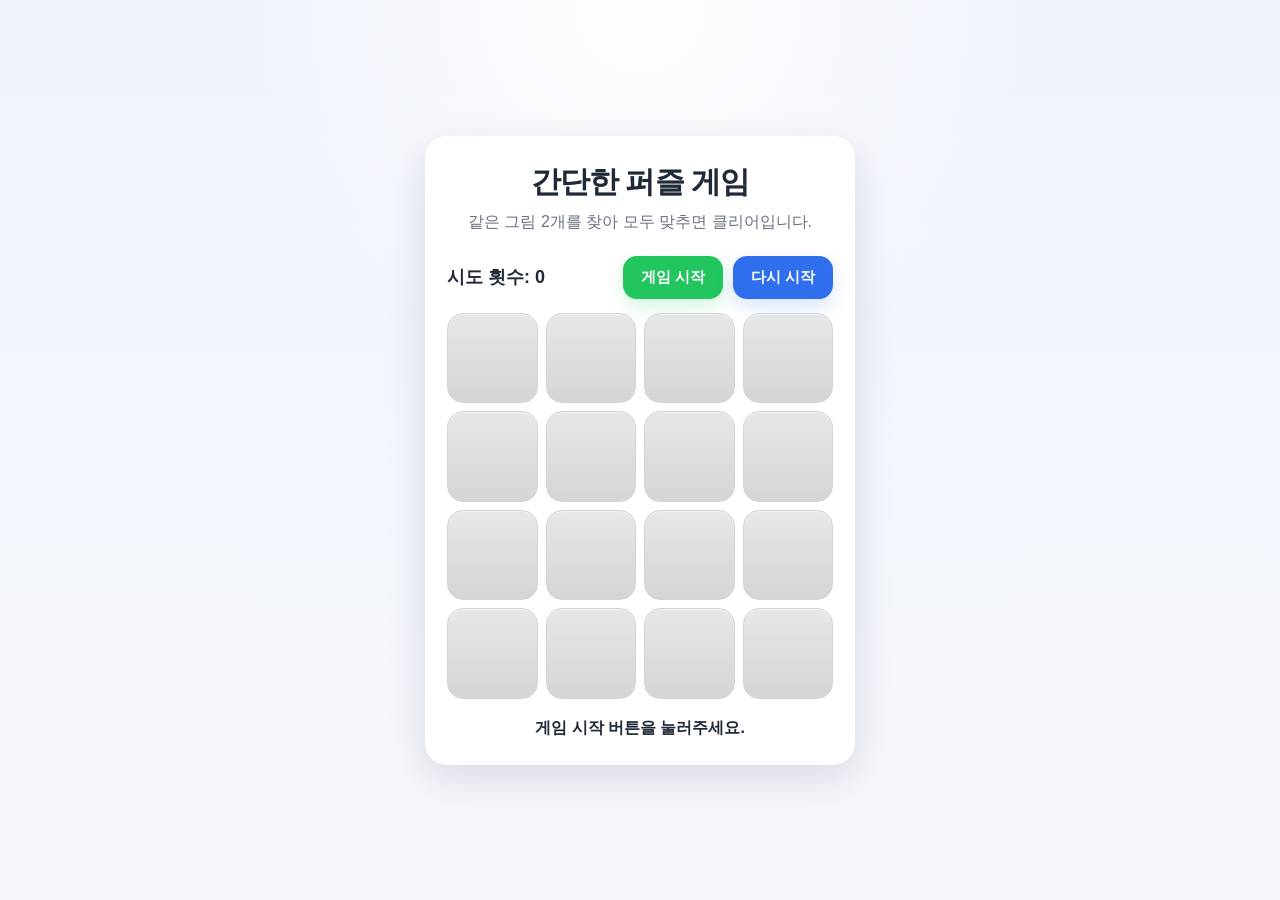
<file: Day01/puzzle_game/index.html>
<!DOCTYPE html>
<html lang="ko">
<head>
  <meta charset="UTF-8" />
  <meta name="viewport" content="width=device-width, initial-scale=1.0" />
  <title>간단한 퍼즐 게임</title>
  <style>
    :root {
      --bg: #f4f6fb;
      --card: #ffffff;
      --text: #1f2937;
      --muted: #6b7280;
      --board: #b9f2c6;
      --board-border: #9be7af;
      --accent: #2f6fed;
      --accent-hover: #2459c9;
      --shadow: 0 14px 40px rgba(15, 23, 42, 0.12);
    }

    * {
      box-sizing: border-box;
    }

    body {
      margin: 0;
      min-height: 100vh;
      display: grid;
      place-items: center;
      padding: 18px;
      color: var(--text);
      font-family: Arial, Helvetica, sans-serif;
      background:
        radial-gradient(circle at top, rgba(255, 255, 255, 0.95), transparent 36%),
        linear-gradient(180deg, #eff3fb 0%, #f6f8fc 100%);
    }

    .app {
      width: min(100%, 430px);
      background: var(--card);
      border-radius: 22px;
      box-shadow: var(--shadow);
      padding: 28px 22px 20px;
    }

    .title {
      margin: 0;
      text-align: center;
      font-size: 30px;
      line-height: 1.2;
      letter-spacing: -0.03em;
      font-weight: 800;
    }

    .subtitle {
      margin: 10px 0 22px;
      text-align: center;
      color: var(--muted);
      font-size: 16px;
      line-height: 1.5;
    }

    .toolbar {
      display: flex;
      align-items: center;
      justify-content: space-between;
      gap: 12px;
      margin-bottom: 14px;
      flex-wrap: wrap;
    }

    .attempts {
      font-size: 18px;
      font-weight: 700;
    }

    .action_buttons {
      display: flex;
      gap: 10px;
      align-items: center;
      flex-wrap: wrap;
    }

    .start {
      border: 0;
      background: #22c55e;
      color: white;
      font-size: 15px;
      font-weight: 700;
      padding: 12px 18px;
      border-radius: 14px;
      cursor: pointer;
      transition: background 0.2s ease, transform 0.15s ease;
      box-shadow: 0 8px 18px rgba(34, 197, 94, 0.18);
    }

    .start:hover {
      background: #16a34a;
    }

    .start:active {
      transform: translateY(1px);
    }

    .restart {
      border: 0;
      background: var(--accent);
      color: white;
      font-size: 15px;
      font-weight: 700;
      padding: 12px 18px;
      border-radius: 14px;
      cursor: pointer;
      transition: background 0.2s ease, transform 0.15s ease;
      box-shadow: 0 8px 18px rgba(47, 111, 237, 0.18);
    }

    .restart:hover {
      background: var(--accent-hover);
    }

    .restart:active {
      transform: translateY(1px);
    }

    .board {
      display: grid;
      grid-template-columns: repeat(4, 1fr);
      gap: 8px;
      margin: 8px 0 18px;
    }

    .board.previewing {
      pointer-events: none;
    }

    .board.inactive {
      pointer-events: none;
    }

    .card {
      aspect-ratio: 1 / 1;
      border: 1px solid var(--board-border);
      border-radius: 16px;
      background: linear-gradient(180deg, #bdf5cc 0%, #abefbf 100%);
      display: grid;
      place-items: center;
      font-size: 28px;
      cursor: pointer;
      user-select: none;
      position: relative;
      overflow: hidden;
      box-shadow: inset 0 1px 0 rgba(255, 255, 255, 0.35);
      transition: transform 0.15s ease, filter 0.2s ease, background 0.2s ease;
    }

    .board.inactive .card {
      background: linear-gradient(180deg, #e5e7eb 0%, #d1d5db 100%);
      border-color: #cbd5e1;
      filter: grayscale(1) saturate(0.2);
      cursor: default;
      box-shadow: inset 0 1px 0 rgba(255, 255, 255, 0.45);
    }

    .card:hover {
      transform: translateY(-1px);
      filter: brightness(1.01);
    }

    .board.inactive .card:hover {
      transform: none;
      filter: grayscale(1) saturate(0.2);
    }

    .card:disabled {
      cursor: default;
    }

    .card .emoji {
      opacity: 0;
      transform: scale(0.85);
      transition: opacity 0.2s ease, transform 0.2s ease;
    }

    .card.flipped,
    .card.matched {
      background: linear-gradient(180deg, #d4f8dd 0%, #bdf5cc 100%);
    }

    .board.inactive .card.flipped,
    .board.inactive .card.matched {
      background: linear-gradient(180deg, #e5e7eb 0%, #d1d5db 100%);
    }

    .card.previewing {
      transform: translateY(-4px) scale(1.02);
      filter: brightness(1.02);
    }

    .card.flipped .emoji,
    .card.matched .emoji {
      opacity: 1;
      transform: scale(1);
    }

    .card.matched {
      box-shadow: inset 0 0 0 1px rgba(47, 111, 237, 0.08);
    }

    .board.inactive .card .emoji {
      opacity: 0 !important;
      transform: scale(0.85);
    }

    .message {
      min-height: 28px;
      text-align: center;
      font-weight: 700;
      font-size: 16px;
      line-height: 1.4;
      color: #1f2937;
    }

    .message.done {
      color: #1f6b34;
    }

    @media (max-width: 420px) {
      .app {
        padding: 22px 16px 18px;
        border-radius: 18px;
      }

      .title {
        font-size: 26px;
      }

      .subtitle {
        font-size: 14px;
      }

      .attempts {
        font-size: 16px;
      }

      .restart {
        padding: 10px 14px;
      }

      .start {
        padding: 10px 14px;
      }
    }
  </style>
</head>
<body>
  <main class="app">
    <h1 class="title">간단한 퍼즐 게임</h1>
    <p class="subtitle">같은 그림 2개를 찾아 모두 맞추면 클리어입니다.</p>

    <section class="toolbar" aria-label="게임 정보">
      <div class="attempts">시도 횟수: <span id="attemptCount">0</span></div>
      <div class="action_buttons">
        <button class="start" id="startButton" type="button">게임 시작</button>
        <button class="restart" id="restartButton" type="button">다시 시작</button>
      </div>
    </section>

    <section class="board" id="board" aria-label="퍼즐 보드"></section>

    <div class="message" id="message">같은 그림을 찾아서 짝을 맞춰보세요.</div>
  </main>

  <script>
    // 맞춰야 할 과일 후보 목록입니다.
    // 한 판마다 여기서 8개를 무작위로 골라서 사용합니다.
    const fruit_pool = [
      "🍇", "🍓", "🥝", "🍑",
      "🍎", "🍉", "🍒", "🍊",
      "🍐", "🍋", "🍌", "🍍",
      "🥭", "🍈", "🫐", "🍏",
    ];

    // 한 판에 사용할 카드 쌍의 개수입니다.
    const pair_count = 8;

    // 프리뷰 애니메이션 전체 시간입니다.
    // 기존보다 약 30% 느리게 보이도록 조금 늘립니다.
    const preview_duration_ms = 1450;

    // 프리뷰 중 카드가 하나씩 보이는 간격입니다.
    // 60ms보다 느리게 보여서 슬라이드 속도가 약 70% 정도로 보입니다.
    const preview_step_ms = 85;

    // 화면에서 사용할 DOM 요소를 미리 찾아 둡니다.
    const board_element = document.getElementById("board");
    const attempt_count_element = document.getElementById("attemptCount");
    const start_button = document.getElementById("startButton");
    const restart_button = document.getElementById("restartButton");
    const message_element = document.getElementById("message");

    // 현재 게임 상태를 저장하는 변수들입니다.
    let first_card = null;
    let second_card = null;
    let board_locked = true;
    let is_game_ready = false;
    let attempt_count = 0;
    let matched_pairs = 0;
    let mismatch_timer_id = null;
    let preview_timer_ids = [];
    let preview_end_timer_id = null;
    let active_fruit_list = [];

    function shuffle_array(array) {
      // 원본 배열은 건드리지 않기 위해 복사본을 만듭니다.
      const shuffled_array = [...array];

      // Fisher-Yates 방식으로 배열을 섞습니다.
      // 이 방식은 sort + Math.random()보다 더 안정적으로 무작위 순서를 만듭니다.
      for (let index = shuffled_array.length - 1; index > 0; index -= 1) {
        const random_index = Math.floor(Math.random() * (index + 1));
        [shuffled_array[index], shuffled_array[random_index]] = [shuffled_array[random_index], shuffled_array[index]];
      }

      return shuffled_array;
    }

    function set_message(text, is_done = false) {
      // 하단 안내 문구를 바꾸고, 클리어 상태면 강조 스타일을 줍니다.
      message_element.textContent = text;
      message_element.classList.toggle("done", is_done);
    }

    function reset_selected_cards() {
      // 한 번의 시도 처리가 끝나면 선택한 카드 정보를 초기화합니다.
      first_card = null;
      second_card = null;
      board_locked = false;
    }

    function update_attempt_count() {
      // 화면에 보이는 시도 횟수를 숫자 상태와 맞춥니다.
      attempt_count_element.textContent = attempt_count;
    }

    function clear_all_timers() {
      // 시작 버튼을 다시 눌렀을 때 이전 타이머가 남아 있으면 예외가 날 수 있으므로 모두 정리합니다.
      if (mismatch_timer_id) {
        clearTimeout(mismatch_timer_id);
        mismatch_timer_id = null;
      }

      if (preview_end_timer_id) {
        clearTimeout(preview_end_timer_id);
        preview_end_timer_id = null;
      }

      preview_timer_ids.forEach((timer_id) => clearTimeout(timer_id));
      preview_timer_ids = [];
    }

    function mark_cards_as_matched(first_element, second_element) {
      // 같은 그림인 카드 2장은 맞춘 상태로 고정합니다.
      first_element.classList.add("matched");
      second_element.classList.add("matched");
      first_element.disabled = true;
      second_element.disabled = true;
      matched_pairs += 1;
    }

    function is_game_clear() {
      // 모든 그림 쌍을 맞췄는지 확인합니다.
      return matched_pairs === pair_count;
    }

    function show_clear_message() {
      // 게임을 모두 맞췄을 때 보여줄 문구입니다.
      board_locked = true;
      is_game_ready = false;
      set_board_activity(false);
      set_all_card_disabled(true);
      set_message(`축하합니다! ${attempt_count}번 만에 모두 맞췄습니다.`, true);
    }

    function reveal_card(card_element) {
      // 카드 앞면이 보이도록 뒤집는 역할입니다.
      card_element.classList.add("flipped");
    }

    function hide_card(card_element) {
      // 맞지 않는 카드 두 장을 다시 뒤집는 역할입니다.
      // 재시작 직후에는 카드 요소가 없을 수 있으므로 먼저 확인합니다.
      if (!card_element || !card_element.classList) {
        return;
      }

      card_element.classList.remove("flipped");
    }

    function compare_cards() {
      // 두 카드의 data-value가 같으면 같은 그림입니다.
      return first_card.dataset.value === second_card.dataset.value;
    }

    function handle_matched_pair() {
      // 같은 그림이면 카드들을 맞춘 상태로 표시하고, 턴을 초기화합니다.
      mark_cards_as_matched(first_card, second_card);
      set_message("잘 찾았어요! 같은 그림입니다.");
      reset_selected_cards();

      if (is_game_clear()) {
        show_clear_message();
      }
    }

    function handle_mismatched_pair() {
      // 다른 그림이면 잠깐 보여준 뒤 다시 뒤집습니다.
      set_message("다른 그림입니다. 잠깐 뒤에 다시 뒤집어요.");

      mismatch_timer_id = setTimeout(() => {
        // 재시작 후에는 first_card / second_card가 null이 될 수 있으므로
        // 카드가 실제로 남아 있는지 먼저 확인합니다.
        if (!first_card || !second_card) {
          mismatch_timer_id = null;
          return;
        }

        hide_card(first_card);
        hide_card(second_card);
        set_message("다시 같은 그림을 찾아보세요.");
        reset_selected_cards();
        mismatch_timer_id = null;
      }, 700);
    }

    function handle_second_selection(card_element) {
      // 두 번째 카드를 선택했을 때 매칭 비교를 시작합니다.
      second_card = card_element;
      attempt_count += 1;
      update_attempt_count();
      board_locked = true;

      if (compare_cards()) {
        handle_matched_pair();
        return;
      }

      handle_mismatched_pair();
    }

    function handle_card_click(card_element) {
      // 게임이 아직 시작되지 않았거나, 이미 맞춘 카드, 같은 카드 재클릭, 비교 중인 상태는 무시합니다.
      if (!is_game_ready || board_locked || card_element === first_card || card_element.classList.contains("matched")) {
        return;
      }

      reveal_card(card_element);

      if (!first_card) {
        // 첫 번째 카드가 아직 없다면 지금 카드를 저장합니다.
        first_card = card_element;
        return;
      }

      // 두 번째 카드까지 선택되면 비교 로직으로 넘어갑니다.
      handle_second_selection(card_element);
    }

    function create_card_element(emoji) {
      // 카드 1장을 버튼 요소로 만듭니다.
      const card_element = document.createElement("button");
      card_element.type = "button";
      card_element.className = "card";
      card_element.dataset.value = emoji;
      card_element.setAttribute("aria-label", "카드");
      card_element.disabled = true;

      // 카드 안에 실제로 보여줄 그림을 넣습니다.
      const emoji_element = document.createElement("span");
      emoji_element.className = "emoji";
      emoji_element.textContent = emoji;

      card_element.appendChild(emoji_element);
      card_element.addEventListener("click", () => handle_card_click(card_element));

      return card_element;
    }

    function set_board_activity(is_active) {
      // 보드 전체를 활성화하거나 비활성화합니다.
      board_element.classList.toggle("inactive", !is_active);
    }

    function set_all_card_disabled(is_disabled) {
      // 보드 안의 모든 카드를 한 번에 활성화하거나 비활성화합니다.
      board_element.querySelectorAll(".card").forEach((card_element) => {
        card_element.disabled = is_disabled;
      });
    }

    function pick_random_fruits() {
      // 과일 풀에서 8개를 무작위로 골라 한 판에서 사용할 목록을 만듭니다.
      const shuffled_fruit_pool = shuffle_array(fruit_pool);
      return shuffled_fruit_pool.slice(0, pair_count);
    }

    function create_card_emoji_list() {
      // 선택된 과일 8개를 2장씩 복제해서 총 16장 카드 목록을 만듭니다.
      return shuffle_array([...active_fruit_list, ...active_fruit_list]);
    }

    function render_board() {
      // 1번부터 16번까지 위치는 고정하고, 그 자리에 과일만 랜덤으로 배치합니다.
      const shuffled_emoji_list = create_card_emoji_list();
      board_element.innerHTML = "";

      // 항상 1번 카드가 왼쪽 위, 16번 카드가 오른쪽 아래가 됩니다.
      shuffled_emoji_list.forEach((emoji) => {
        const card_element = create_card_element(emoji);
        board_element.appendChild(card_element);
      });
    }

    function prepare_game() {
      // 새로고침이나 다시 시작을 눌렀을 때는 보드만 준비하고 바로 시작하지 않습니다.
      clear_all_timers();

      first_card = null;
      second_card = null;
      board_locked = true;
      is_game_ready = false;
      attempt_count = 0;
      matched_pairs = 0;
      update_attempt_count();
      set_message("게임 시작 버튼을 눌러주세요.");

      active_fruit_list = pick_random_fruits();
      render_board();
      set_board_activity(false);
      set_all_card_disabled(true);
      clear_preview_state();
    }

    function clear_preview_state() {
      // 프리뷰가 끝나면 모든 카드를 다시 숨긴 상태로 정리합니다.
      board_element.querySelectorAll(".card.previewing").forEach((card_element) => {
        card_element.classList.remove("previewing");
        card_element.classList.remove("flipped");
      });

      board_element.classList.remove("previewing");
    }

    function start_preview_sequence() {
      // 카드 1번부터 16번까지 순서대로 잠깐씩 보여줍니다.
      const card_elements = Array.from(board_element.querySelectorAll(".card"));

      board_locked = true;
      is_game_ready = false;
      set_board_activity(true);
      set_all_card_disabled(true);
      set_message("카드가 순서대로 열립니다. 위치를 기억해 보세요.");
      board_element.classList.add("previewing");

      card_elements.forEach((card_element, index) => {
        const timer_id = setTimeout(() => {
          if (!board_element.contains(card_element)) {
            return;
          }

          card_element.classList.add("previewing");
          reveal_card(card_element);
        }, index * preview_step_ms);

        preview_timer_ids.push(timer_id);
      });

      preview_end_timer_id = setTimeout(() => {
        clear_preview_state();
        set_all_card_disabled(false);
        is_game_ready = true;
        board_locked = false;
        set_message("같은 그림을 찾아서 짝을 맞춰보세요.");
      }, preview_duration_ms);
    }

    function start_game() {
      // 게임 시작 버튼을 눌렀을 때만 프리뷰를 보여주고 실제 게임을 시작합니다.
      prepare_game();
      start_preview_sequence();
    }

    start_button.addEventListener("click", start_game);
    restart_button.addEventListener("click", prepare_game);

    // 페이지가 열리면 바로 보드를 준비하지만, 자동으로 시작하지는 않습니다.
    prepare_game();
  </script>
</body>
</html>
</file>
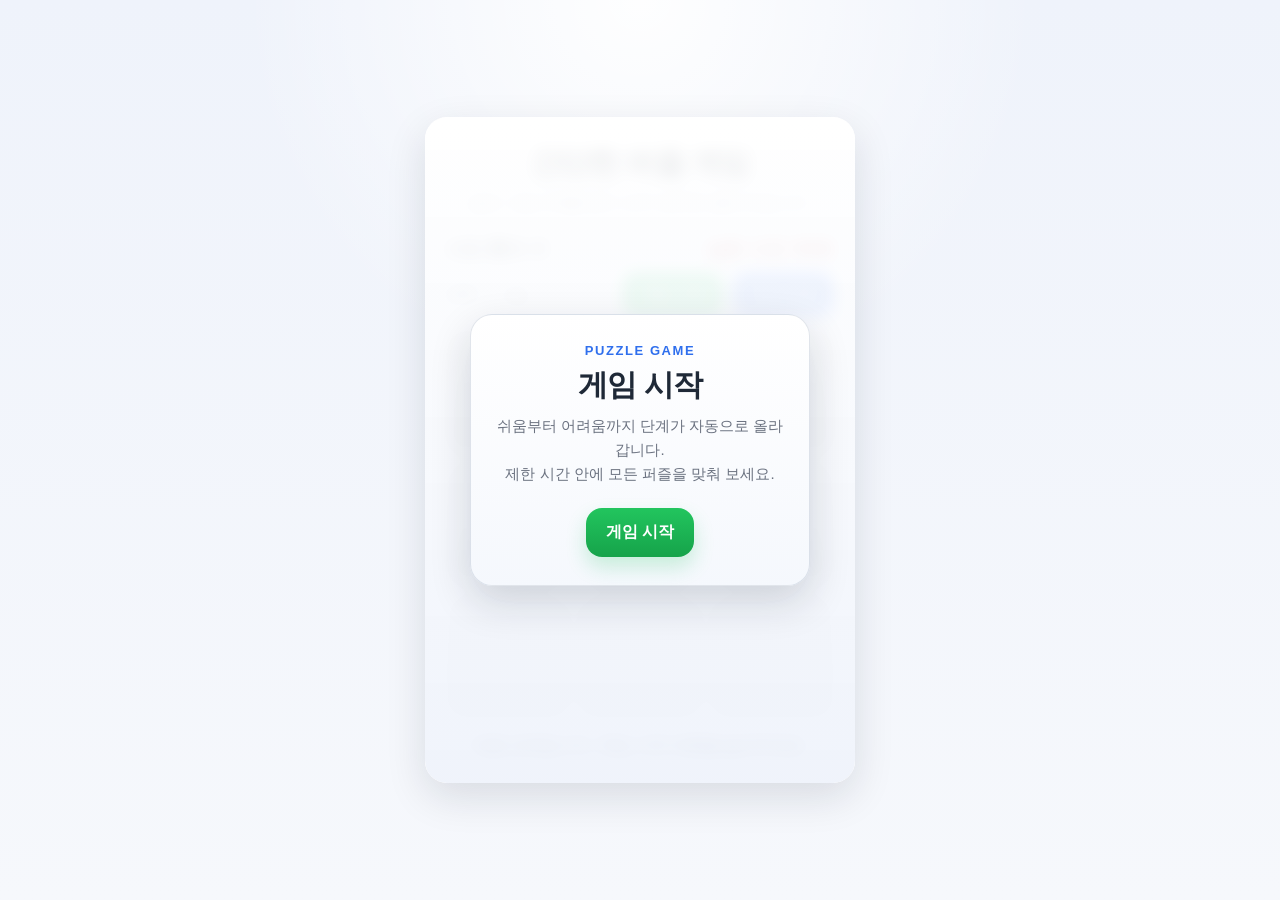
<file: Day02/puzzle_game/index.html>
<!DOCTYPE html>
<html lang="ko">
<head>
  <meta charset="UTF-8" />
  <meta name="viewport" content="width=device-width, initial-scale=1.0" />
  <title>간단한 퍼즐 게임</title>
  <style>
    :root {
      --bg: #f4f6fb;
      --card: #ffffff;
      --text: #1f2937;
      --muted: #6b7280;
      --board: #b9f2c6;
      --board-border: #9be7af;
      --accent: #2f6fed;
      --accent-hover: #2459c9;
      --shadow: 0 14px 40px rgba(15, 23, 42, 0.12);
    }

    * {
      box-sizing: border-box;
    }

    body {
      margin: 0;
      min-height: 100vh;
      display: grid;
      place-items: center;
      padding: 18px;
      color: var(--text);
      font-family: Arial, Helvetica, sans-serif;
      background:
        radial-gradient(circle at top, rgba(255, 255, 255, 0.95), transparent 36%),
        linear-gradient(180deg, #eff3fb 0%, #f6f8fc 100%);
    }

    .app {
      position: relative;
      width: min(100%, 430px);
      background: var(--card);
      border-radius: 22px;
      box-shadow: var(--shadow);
      padding: 28px 22px 20px;
      overflow: hidden;
    }

    .screen-overlay {
      position: absolute;
      inset: 0;
      z-index: 20;
      display: flex;
      align-items: center;
      justify-content: center;
      padding: 20px;
      background: linear-gradient(180deg, rgba(255, 255, 255, 0.92), rgba(239, 243, 251, 0.96));
      backdrop-filter: blur(8px);
    }

    .screen-overlay.hidden {
      display: none;
    }

    .screen-card {
      width: 100%;
      max-width: 340px;
      text-align: center;
      border-radius: 22px;
      padding: 28px 24px;
      background: linear-gradient(180deg, rgba(255, 255, 255, 0.98), rgba(245, 248, 253, 0.98));
      border: 1px solid rgba(148, 163, 184, 0.28);
      box-shadow: 0 16px 40px rgba(15, 23, 42, 0.16);
    }

    .screen-kicker {
      margin: 0 0 10px;
      font-size: 13px;
      font-weight: 800;
      letter-spacing: 0.12em;
      color: var(--accent);
      text-transform: uppercase;
    }

    .screen-title {
      margin: 0;
      font-size: 30px;
      line-height: 1.15;
      letter-spacing: -0.03em;
      font-weight: 800;
    }

    .screen-text {
      margin: 12px 0 22px;
      color: var(--muted);
      font-size: 15px;
      line-height: 1.6;
    }

    .screen-actions {
      display: flex;
      justify-content: center;
    }

    .screen-button {
      border: 0;
      border-radius: 16px;
      padding: 14px 20px;
      font-size: 16px;
      font-weight: 800;
      color: #ffffff;
      background: linear-gradient(180deg, #22c55e 0%, #16a34a 100%);
      cursor: pointer;
      box-shadow: 0 10px 20px rgba(34, 197, 94, 0.22);
      transition: transform 0.15s ease, filter 0.15s ease;
    }

    .screen-button:hover {
      filter: brightness(1.02);
      transform: translateY(-1px);
    }

    .screen-button.secondary {
      background: linear-gradient(180deg, #2f6fed 0%, #2459c9 100%);
      box-shadow: 0 10px 20px rgba(47, 111, 237, 0.22);
    }

    .title {
      margin: 0;
      text-align: center;
      font-size: 30px;
      line-height: 1.2;
      letter-spacing: -0.03em;
      font-weight: 800;
    }

    .subtitle {
      margin: 10px 0 22px;
      text-align: center;
      color: var(--muted);
      font-size: 16px;
      line-height: 1.5;
    }

    .toolbar {
      display: flex;
      align-items: center;
      justify-content: space-between;
      gap: 12px;
      margin-bottom: 14px;
      flex-wrap: wrap;
    }

    .attempts {
      font-size: 18px;
      font-weight: 700;
    }

    .timer {
      font-size: 18px;
      font-weight: 700;
      color: #b91c1c;
    }

    .timer.warning {
      color: #d97706;
    }

    .level-control {
      display: inline-flex;
      align-items: center;
      gap: 8px;
      font-size: 14px;
      font-weight: 700;
      color: var(--muted);
    }

    .level-select {
      border: 1px solid #cbd5e1;
      border-radius: 12px;
      background: #ffffff;
      color: var(--text);
      font-size: 14px;
      padding: 10px 12px;
      min-width: 120px;
      outline: none;
      box-shadow: inset 0 1px 0 rgba(255, 255, 255, 0.5);
    }

    .level-select:focus {
      border-color: var(--accent);
      box-shadow: 0 0 0 3px rgba(47, 111, 237, 0.12);
    }

    .action_buttons {
      display: flex;
      gap: 10px;
      align-items: center;
      flex-wrap: wrap;
    }

    .start {
      border: 0;
      background: #22c55e;
      color: white;
      font-size: 15px;
      font-weight: 700;
      padding: 12px 18px;
      border-radius: 14px;
      cursor: pointer;
      transition: background 0.2s ease, transform 0.15s ease;
      box-shadow: 0 8px 18px rgba(34, 197, 94, 0.18);
    }

    .start:hover {
      background: #16a34a;
    }

    .start:active {
      transform: translateY(1px);
    }

    .restart {
      border: 0;
      background: var(--accent);
      color: white;
      font-size: 15px;
      font-weight: 700;
      padding: 12px 18px;
      border-radius: 14px;
      cursor: pointer;
      transition: background 0.2s ease, transform 0.15s ease;
      box-shadow: 0 8px 18px rgba(47, 111, 237, 0.18);
    }

    .restart:hover {
      background: var(--accent-hover);
    }

    .restart:active {
      transform: translateY(1px);
    }

    .board {
      display: grid;
      grid-template-columns: repeat(var(--board-size, 4), 1fr);
      gap: 8px;
      margin: 8px 0 18px;
    }

    .board.previewing {
      pointer-events: none;
    }

    .board.inactive {
      pointer-events: none;
    }

    .card {
      aspect-ratio: 1 / 1;
      border: 1px solid var(--board-border);
      border-radius: 16px;
      background: linear-gradient(180deg, #bdf5cc 0%, #abefbf 100%);
      display: grid;
      place-items: center;
      font-size: 28px;
      cursor: pointer;
      user-select: none;
      position: relative;
      overflow: hidden;
      box-shadow: inset 0 1px 0 rgba(255, 255, 255, 0.35);
      transition: transform 0.15s ease, filter 0.2s ease, background 0.2s ease;
    }

    .board.inactive .card {
      background: linear-gradient(180deg, #e5e7eb 0%, #d1d5db 100%);
      border-color: #cbd5e1;
      filter: grayscale(1) saturate(0.2);
      cursor: default;
      box-shadow: inset 0 1px 0 rgba(255, 255, 255, 0.45);
    }

    .card.blank {
      background: linear-gradient(180deg, #edf2f7 0%, #e2e8f0 100%);
      border-style: dashed;
      border-color: #cbd5e1;
      cursor: default;
      box-shadow: none;
    }

    .card.blank:hover,
    .board.inactive .card.blank:hover {
      transform: none;
      filter: none;
    }

    .card:hover {
      transform: translateY(-1px);
      filter: brightness(1.01);
    }

    .board.inactive .card:hover {
      transform: none;
      filter: grayscale(1) saturate(0.2);
    }

    .card:disabled {
      cursor: default;
    }

    .card .emoji {
      opacity: 0;
      transform: scale(0.85);
      transition: opacity 0.2s ease, transform 0.2s ease;
    }

    .card.flipped,
    .card.matched {
      background: linear-gradient(180deg, #d4f8dd 0%, #bdf5cc 100%);
    }

    .board.inactive .card.flipped,
    .board.inactive .card.matched {
      background: linear-gradient(180deg, #e5e7eb 0%, #d1d5db 100%);
    }

    .card.previewing {
      transform: translateY(-4px) scale(1.02);
      filter: brightness(1.02);
    }

    .card.flipped .emoji,
    .card.matched .emoji {
      opacity: 1;
      transform: scale(1);
    }

    .card.matched {
      box-shadow: inset 0 0 0 1px rgba(47, 111, 237, 0.08);
    }

    .board.inactive .card .emoji {
      opacity: 0 !important;
      transform: scale(0.85);
    }

    .message {
      min-height: 28px;
      text-align: center;
      font-weight: 700;
      font-size: 16px;
      line-height: 1.4;
      color: #1f2937;
    }

    .message.done {
      color: #1f6b34;
    }

    @media (max-width: 420px) {
      .app {
        padding: 22px 16px 18px;
        border-radius: 18px;
      }

      .title {
        font-size: 26px;
      }

      .subtitle {
        font-size: 14px;
      }

      .attempts {
        font-size: 16px;
      }

      .timer {
        font-size: 16px;
      }

      .level-control {
        width: 100%;
        justify-content: space-between;
      }

      .level-select {
        min-width: 0;
        flex: 1;
      }

      .restart {
        padding: 10px 14px;
      }

      .start {
        padding: 10px 14px;
      }
    }
  </style>
</head>
<body>
  <main class="app">
    <section class="screen-overlay" id="startScreen" aria-label="게임 시작 화면">
      <div class="screen-card">
        <p class="screen-kicker">Puzzle Game</p>
        <h2 class="screen-title">게임 시작</h2>
        <p class="screen-text">
          쉬움부터 어려움까지 단계가 자동으로 올라갑니다.<br />
          제한 시간 안에 모든 퍼즐을 맞춰 보세요.
        </p>
        <div class="screen-actions">
          <button class="screen-button" id="startScreenButton" type="button">게임 시작</button>
        </div>
      </div>
    </section>

    <section class="screen-overlay hidden" id="endScreen" aria-label="게임 종료 화면">
      <div class="screen-card">
        <p class="screen-kicker">Completed</p>
        <h2 class="screen-title">축하합니다</h2>
        <p class="screen-text" id="endScreenMessage">모든 단계를 통과했습니다.</p>
        <div class="screen-actions">
          <button class="screen-button secondary" id="endScreenButton" type="button">처음부터 다시</button>
        </div>
      </div>
    </section>

    <h1 class="title">간단한 퍼즐 게임</h1>
    <p class="subtitle">같은 그림 2개를 찾아 모두 맞추면 클리어입니다.</p>

    <section class="toolbar" aria-label="게임 정보">
      <div class="attempts">시도 횟수: <span id="attemptCount">0</span></div>
      <div class="timer" id="timer">남은 시간: <span id="timeRemaining">0</span>초</div>
      <label class="level-control" for="levelSelect">
        단계
        <select class="level-select" id="levelSelect">
          <option value="easy">쉬움</option>
          <option value="medium" selected>중간</option>
          <option value="medium1">중간1</option>
          <option value="medium2">중간2</option>
          <option value="hard">어려움</option>
        </select>
      </label>
      <div class="action_buttons">
        <button class="start" id="startButton" type="button">게임 시작</button>
        <button class="restart" id="restartButton" type="button">다시 시작</button>
      </div>
    </section>

    <section class="board" id="board" aria-label="퍼즐 보드"></section>

    <div class="message" id="message">같은 그림을 찾아서 짝을 맞춰보세요.</div>
  </main>

  <script>
    // 맞춰야 할 과일 후보 목록입니다.
    // 가장 큰 보드(6x6) 기준으로 충분한 개수를 넣어 둡니다.
    const fruit_pool = [
      "🍇", "🍓", "🥝", "🍑",
      "🍎", "🍉", "🍒", "🍊",
      "🍐", "🍋", "🍌", "🍍",
      "🥭", "🍈", "🫐", "🍏",
      "🍅", "🥥",
    ];

    // 난이도별 보드 크기와 프리뷰 속도를 함께 관리합니다.
    const stage_order = ["easy", "medium", "medium1", "medium2", "hard"];

    const level_config_map = {
      easy: {
        label: "쉬움",
        grid_size: 3,
        time_limit_sec: 90,
        preview_duration_ms: 1700,
        preview_step_ms: 110,
      },
      medium: {
        label: "중간",
        grid_size: 4,
        time_limit_sec: 75,
        preview_duration_ms: 1500,
        preview_step_ms: 95,
      },
      medium1: {
        label: "중간1",
        grid_size: 5,
        time_limit_sec: 60,
        preview_duration_ms: 1350,
        preview_step_ms: 80,
      },
      medium2: {
        label: "중간2",
        grid_size: 6,
        time_limit_sec: 45,
        preview_duration_ms: 1200,
        preview_step_ms: 70,
      },
      hard: {
        label: "어려움",
        grid_size: 6,
        time_limit_sec: 35,
        preview_duration_ms: 1050,
        preview_step_ms: 60,
      },
    };

    // 화면에서 사용할 DOM 요소를 미리 찾아 둡니다.
    const board_element = document.getElementById("board");
    const attempt_count_element = document.getElementById("attemptCount");
    const timer_element = document.getElementById("timer");
    const time_remaining_element = document.getElementById("timeRemaining");
    const start_screen_element = document.getElementById("startScreen");
    const end_screen_element = document.getElementById("endScreen");
    const end_screen_message_element = document.getElementById("endScreenMessage");
    const level_select_element = document.getElementById("levelSelect");
    const start_button = document.getElementById("startButton");
    const restart_button = document.getElementById("restartButton");
    const start_screen_button = document.getElementById("startScreenButton");
    const end_screen_button = document.getElementById("endScreenButton");
    const message_element = document.getElementById("message");

    // 현재 게임 상태를 저장하는 변수들입니다.
    let first_card = null;
    let second_card = null;
    let board_locked = true;
    let is_game_ready = false;
    let attempt_count = 0;
    let matched_pairs = 0;
    let mismatch_timer_id = null;
    let preview_timer_ids = [];
    let preview_end_timer_id = null;
    let countdown_timer_id = null;
    let stage_transition_timer_id = null;
    let active_fruit_list = [];
    let current_stage_index = 0;
    let current_level_config = get_level_config();
    let time_remaining_sec = 0;
    let is_game_over = false;
    let is_stage_transitioning = false;
    let game_phase = "intro";

    function get_level_config(stage_index = current_stage_index) {
      // 현재 단계에 맞는 설정을 가져옵니다.
      const stage_key = stage_order[stage_index] ?? stage_order[0];
      const base_config = level_config_map[stage_key] ?? level_config_map.medium;
      const total_cell_count = base_config.grid_size * base_config.grid_size;

      return {
        ...base_config,
        stage_key,
        total_cell_count,
        pair_count: Math.floor(total_cell_count / 2),
        blank_cell_count: total_cell_count % 2,
      };
    }

    function shuffle_array(array) {
      // 원본 배열은 건드리지 않기 위해 복사본을 만듭니다.
      const shuffled_array = [...array];

      // Fisher-Yates 방식으로 배열을 섞습니다.
      // 이 방식은 sort + Math.random()보다 더 안정적으로 무작위 순서를 만듭니다.
      for (let index = shuffled_array.length - 1; index > 0; index -= 1) {
        const random_index = Math.floor(Math.random() * (index + 1));
        [shuffled_array[index], shuffled_array[random_index]] = [shuffled_array[random_index], shuffled_array[index]];
      }

      return shuffled_array;
    }

    function set_message(text, is_done = false) {
      // 하단 안내 문구를 바꾸고, 클리어 상태면 강조 스타일을 줍니다.
      message_element.textContent = text;
      message_element.classList.toggle("done", is_done);
    }

    function reset_selected_cards() {
      // 한 번의 시도 처리가 끝나면 선택한 카드 정보를 초기화합니다.
      first_card = null;
      second_card = null;
      board_locked = false;
    }

    function update_attempt_count() {
      // 화면에 보이는 시도 횟수를 숫자 상태와 맞춥니다.
      attempt_count_element.textContent = attempt_count;
    }

    function update_time_remaining() {
      // 남은 시간을 화면과 동기화합니다.
      time_remaining_element.textContent = time_remaining_sec;
      timer_element.classList.toggle("warning", time_remaining_sec <= 10);
    }

    function stop_countdown_timer() {
      // 타이머가 중복으로 돌지 않도록 정리합니다.
      if (countdown_timer_id) {
        clearInterval(countdown_timer_id);
        countdown_timer_id = null;
      }
    }

    function start_countdown_timer() {
      // 프리뷰가 끝난 뒤부터 제한 시간을 카운트합니다.
      stop_countdown_timer();
      time_remaining_sec = current_level_config.time_limit_sec;
      update_time_remaining();

      countdown_timer_id = setInterval(() => {
        if (is_game_over || !is_game_ready) {
          return;
        }

        time_remaining_sec -= 1;
        update_time_remaining();

        if (time_remaining_sec <= 0) {
          handle_time_over();
        }
      }, 1000);
    }

    function update_board_layout() {
      // 난이도에 따라 보드의 열 개수를 바꿉니다.
      board_element.style.setProperty("--board-size", current_level_config.grid_size);
    }

    function set_game_phase(next_phase) {
      // 시작 화면, 진행 화면, 종료 화면의 노출을 관리합니다.
      game_phase = next_phase;
      start_screen_element.classList.toggle("hidden", next_phase !== "intro");
      end_screen_element.classList.toggle("hidden", next_phase !== "ended");
    }

    function sync_stage_selector() {
      // 현재 단계를 콤보박스에 표시합니다.
      level_select_element.value = current_level_config.stage_key;
    }

    function clear_all_timers() {
      // 시작 버튼을 다시 눌렀을 때 이전 타이머가 남아 있으면 예외가 날 수 있으므로 모두 정리합니다.
      if (mismatch_timer_id) {
        clearTimeout(mismatch_timer_id);
        mismatch_timer_id = null;
      }

      if (preview_end_timer_id) {
        clearTimeout(preview_end_timer_id);
        preview_end_timer_id = null;
      }

      if (stage_transition_timer_id) {
        clearTimeout(stage_transition_timer_id);
        stage_transition_timer_id = null;
      }

      preview_timer_ids.forEach((timer_id) => clearTimeout(timer_id));
      preview_timer_ids = [];
      stop_countdown_timer();
    }

    function mark_cards_as_matched(first_element, second_element) {
      // 같은 그림인 카드 2장은 맞춘 상태로 고정합니다.
      first_element.classList.add("matched");
      second_element.classList.add("matched");
      first_element.disabled = true;
      second_element.disabled = true;
      matched_pairs += 1;
    }

    function is_game_clear() {
      // 모든 그림 쌍을 맞췄는지 확인합니다.
      return matched_pairs === current_level_config.pair_count;
    }

    function show_clear_message() {
      // 최종 단계까지 모두 끝냈을 때 보여줄 문구입니다.
      board_locked = true;
      is_game_ready = false;
      is_game_over = true;
      stop_countdown_timer();
      set_board_activity(false);
      set_all_card_disabled(true);
      set_message(`축하합니다! ${attempt_count}번 만에 모든 단계를 클리어했습니다.`, true);
      end_screen_message_element.textContent = `모든 단계를 통과했습니다. 총 시도 횟수는 ${attempt_count}번입니다.`;
      set_game_phase("ended");
    }

    function show_game_over_message() {
      // 시간이 끝났을 때 게임을 종료합니다.
      clear_all_timers();
      board_locked = true;
      is_game_ready = false;
      is_game_over = true;
      set_board_activity(false);
      set_all_card_disabled(true);
      set_message("시간이 모두 끝났습니다. 게임 오버입니다.");
    }

    function advance_to_next_stage() {
      // 현재 단계를 클리어하면 다음 단계로 자동 이동합니다.
      is_stage_transitioning = true;
      board_locked = true;
      is_game_ready = false;
      stop_countdown_timer();
      set_board_activity(false);
      set_all_card_disabled(true);

      const next_stage_index = current_stage_index + 1;
      const next_stage_config = get_level_config(next_stage_index);

      set_message(`${current_level_config.label} 클리어! ${next_stage_config.label} 단계로 이동합니다.`, true);

      stage_transition_timer_id = setTimeout(() => {
        stage_transition_timer_id = null;
        current_stage_index = next_stage_index;
        is_stage_transitioning = false;
        prepare_game(false);
        start_preview_sequence();
      }, 1200);
    }

    function handle_time_over() {
      // 제한 시간이 0초가 되면 즉시 종료 상태로 전환합니다.
      time_remaining_sec = 0;
      update_time_remaining();
      show_game_over_message();
    }

    function reveal_card(card_element) {
      // 카드 앞면이 보이도록 뒤집는 역할입니다.
      card_element.classList.add("flipped");
    }

    function hide_card(card_element) {
      // 맞지 않는 카드 두 장을 다시 뒤집는 역할입니다.
      // 재시작 직후에는 카드 요소가 없을 수 있으므로 먼저 확인합니다.
      if (!card_element || !card_element.classList) {
        return;
      }

      card_element.classList.remove("flipped");
    }

    function compare_cards() {
      // 두 카드의 data-value가 같으면 같은 그림입니다.
      return first_card.dataset.value === second_card.dataset.value;
    }

    function handle_matched_pair() {
      // 같은 그림이면 카드들을 맞춘 상태로 표시하고, 턴을 초기화합니다.
      mark_cards_as_matched(first_card, second_card);
      set_message("잘 찾았어요! 같은 그림입니다.");
      reset_selected_cards();

      if (is_game_clear()) {
        if (current_stage_index >= stage_order.length - 1) {
          show_clear_message();
          return;
        }

        advance_to_next_stage();
      }
    }

    function handle_mismatched_pair() {
      // 다른 그림이면 잠깐 보여준 뒤 다시 뒤집습니다.
      set_message("다른 그림입니다. 잠깐 뒤에 다시 뒤집어요.");

      mismatch_timer_id = setTimeout(() => {
        // 재시작 후에는 first_card / second_card가 null이 될 수 있으므로
        // 카드가 실제로 남아 있는지 먼저 확인합니다.
        if (!first_card || !second_card) {
          mismatch_timer_id = null;
          return;
        }

        hide_card(first_card);
        hide_card(second_card);
        set_message("다시 같은 그림을 찾아보세요.");
        reset_selected_cards();
        mismatch_timer_id = null;
      }, 700);
    }

    function handle_second_selection(card_element) {
      // 두 번째 카드를 선택했을 때 매칭 비교를 시작합니다.
      second_card = card_element;
      attempt_count += 1;
      update_attempt_count();
      board_locked = true;

      if (compare_cards()) {
        handle_matched_pair();
        return;
      }

      handle_mismatched_pair();
    }

    function handle_card_click(card_element) {
      // 게임이 아직 시작되지 않았거나, 이미 맞춘 카드, 같은 카드 재클릭, 비교 중인 상태는 무시합니다.
      if (!is_game_ready || board_locked || is_game_over || is_stage_transitioning || card_element === first_card || card_element.classList.contains("matched")) {
        return;
      }

      reveal_card(card_element);

      if (!first_card) {
        // 첫 번째 카드가 아직 없다면 지금 카드를 저장합니다.
        first_card = card_element;
        return;
      }

      // 두 번째 카드까지 선택되면 비교 로직으로 넘어갑니다.
      handle_second_selection(card_element);
    }

    function create_card_element(emoji) {
      // 카드 1장을 버튼 요소로 만듭니다.
      const card_element = document.createElement("button");
      card_element.type = "button";
      card_element.className = "card";
      card_element.dataset.value = emoji;
      card_element.setAttribute("aria-label", "카드");
      card_element.disabled = true;

      // 카드 안에 실제로 보여줄 그림을 넣습니다.
      const emoji_element = document.createElement("span");
      emoji_element.className = "emoji";
      emoji_element.textContent = emoji;

      card_element.appendChild(emoji_element);
      card_element.addEventListener("click", () => handle_card_click(card_element));

      return card_element;
    }

    function set_board_activity(is_active) {
      // 보드 전체를 활성화하거나 비활성화합니다.
      board_element.classList.toggle("inactive", !is_active);
    }

    function set_all_card_disabled(is_disabled) {
      // 보드 안의 모든 카드를 한 번에 활성화하거나 비활성화합니다.
      board_element.querySelectorAll(".card:not(.blank)").forEach((card_element) => {
        card_element.disabled = is_disabled;
      });
    }

    function pick_random_fruits() {
      // 현재 난이도에 맞는 카드 쌍 개수만큼 무작위로 골라 사용합니다.
      const shuffled_fruit_pool = shuffle_array(fruit_pool);
      return shuffled_fruit_pool.slice(0, current_level_config.pair_count);
    }

    function create_card_emoji_list() {
      // 선택된 과일을 2장씩 복제한 뒤, 홀수 칸이 있으면 빈 칸 1개를 추가합니다.
      const card_list = shuffle_array([...active_fruit_list, ...active_fruit_list]);
      if (current_level_config.blank_cell_count > 0) {
        card_list.splice(Math.floor(Math.random() * (card_list.length + 1)), 0, null);
      }

      return card_list;
    }

    function render_board() {
      // 현재 난이도에 맞는 칸 수로 보드를 다시 그립니다.
      update_board_layout();
      const shuffled_emoji_list = create_card_emoji_list();
      board_element.innerHTML = "";

      shuffled_emoji_list.forEach((emoji) => {
        if (emoji === null) {
          const blank_card_element = document.createElement("button");
          blank_card_element.type = "button";
          blank_card_element.className = "card blank";
          blank_card_element.setAttribute("aria-hidden", "true");
          blank_card_element.disabled = true;
          blank_card_element.tabIndex = -1;
          board_element.appendChild(blank_card_element);
          return;
        }

        const card_element = create_card_element(emoji);
        board_element.appendChild(card_element);
      });
    }

    function prepare_game(show_intro = true) {
      // 새로고침이나 다시 시작을 눌렀을 때는 보드만 준비하고 바로 시작하지 않습니다.
      clear_all_timers();
      current_level_config = get_level_config();
      sync_stage_selector();
      is_game_over = false;
      is_stage_transitioning = false;
      set_game_phase(show_intro ? "intro" : "playing");

      first_card = null;
      second_card = null;
      board_locked = true;
      is_game_ready = false;
      attempt_count = 0;
      matched_pairs = 0;
      update_attempt_count();
      time_remaining_sec = current_level_config.time_limit_sec;
      update_time_remaining();
      set_message(
        show_intro
          ? `${current_level_config.label} 단계입니다. 게임 시작 버튼을 눌러주세요.`
          : `${current_level_config.label} 단계 준비 완료!`,
      );

      active_fruit_list = pick_random_fruits();
      render_board();
      set_board_activity(false);
      set_all_card_disabled(true);
      clear_preview_state();
    }

    function clear_preview_state() {
      // 프리뷰가 끝나면 모든 카드를 다시 숨긴 상태로 정리합니다.
      board_element.querySelectorAll(".card.previewing").forEach((card_element) => {
        card_element.classList.remove("previewing");
        card_element.classList.remove("flipped");
      });

      board_element.classList.remove("previewing");
    }

    function start_preview_sequence() {
      // 카드들을 순서대로 잠깐씩 보여줍니다.
      if (is_game_over) {
        return;
      }

      const card_elements = Array.from(board_element.querySelectorAll(".card:not(.blank)"));
      const preview_duration_ms = Math.max(
        current_level_config.preview_duration_ms,
        (card_elements.length * current_level_config.preview_step_ms) + 500,
      );

      board_locked = true;
      is_game_ready = false;
      set_board_activity(true);
      set_all_card_disabled(true);
      set_message(`${current_level_config.label} 난이도입니다. 카드 위치를 기억해 보세요.`);
      board_element.classList.add("previewing");

      card_elements.forEach((card_element, index) => {
        const timer_id = setTimeout(() => {
          if (!board_element.contains(card_element)) {
            return;
          }

          card_element.classList.add("previewing");
          reveal_card(card_element);
        }, index * current_level_config.preview_step_ms);

        preview_timer_ids.push(timer_id);
      });

      preview_end_timer_id = setTimeout(() => {
        clear_preview_state();
        set_all_card_disabled(false);
        is_game_ready = true;
        board_locked = false;
        set_message("같은 그림을 찾아서 짝을 맞춰보세요.");
        start_countdown_timer();
      }, preview_duration_ms);
    }

    function start_game() {
      // 게임 시작 버튼을 눌렀을 때만 프리뷰를 보여주고 실제 게임을 시작합니다.
      set_game_phase("playing");
      prepare_game(false);
      start_preview_sequence();
    }

    start_screen_button.addEventListener("click", start_game);
    start_button.addEventListener("click", start_game);
    restart_button.addEventListener("click", () => {
      current_stage_index = 0;
      prepare_game(true);
    });
    end_screen_button.addEventListener("click", () => {
      current_stage_index = 0;
      prepare_game(true);
    });
    level_select_element.disabled = true;

    // 페이지가 열리면 바로 보드를 준비하지만, 자동으로 시작하지는 않습니다.
    prepare_game(true);
  </script>
</body>
</html>
</file>
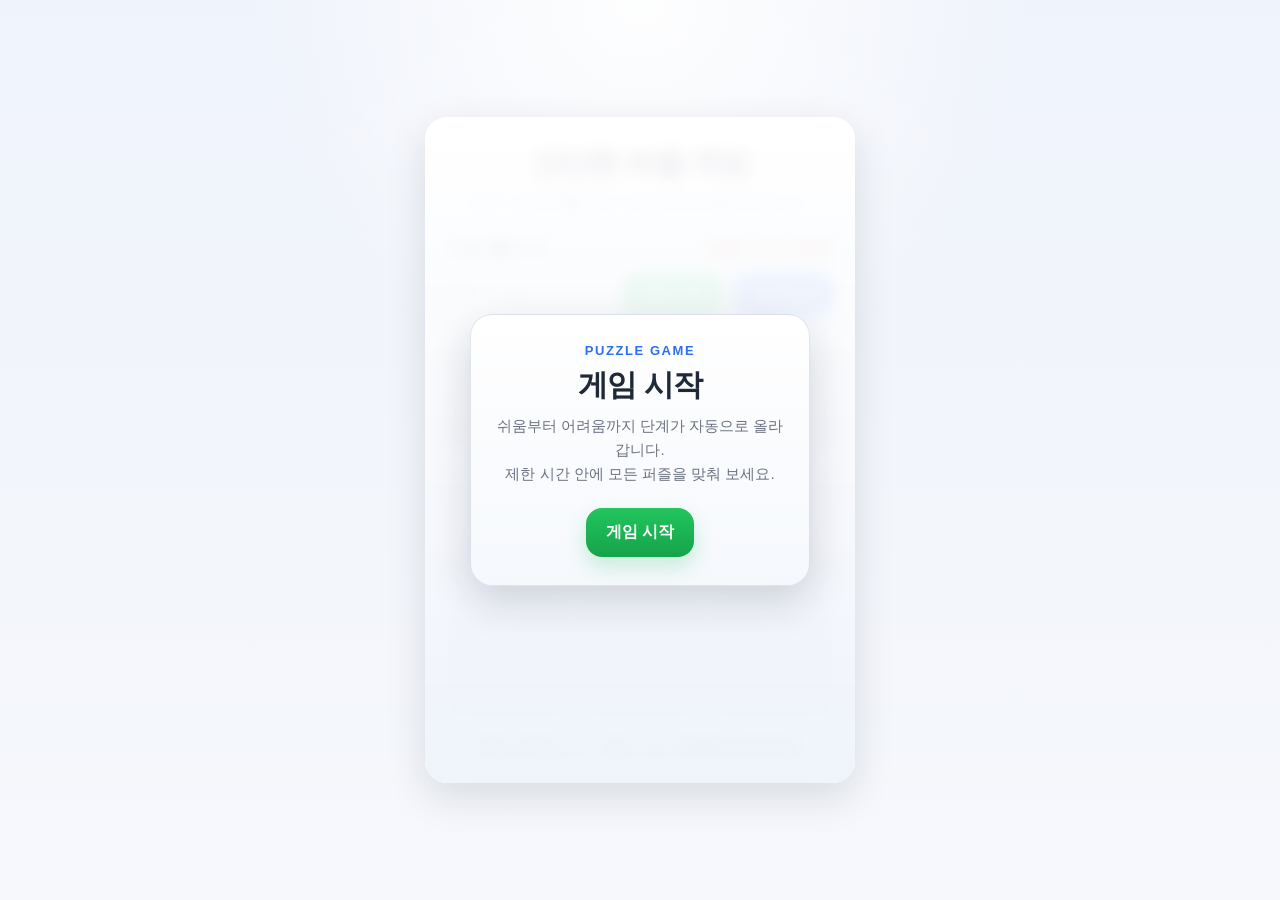
<file: Day02/puzzle_game_new/index.html>
<!DOCTYPE html>
<html lang="ko">
<head>
  <meta charset="UTF-8" />
  <meta name="viewport" content="width=device-width, initial-scale=1.0" />
  <title>간단한 퍼즐 게임</title>
  <link rel="stylesheet" href="./style.css" />
</head>
<body>
  <main class="app">
    <section class="screen-overlay" id="startScreen" aria-label="게임 시작 화면">
      <div class="screen-card">
        <p class="screen-kicker">Puzzle Game</p>
        <h2 class="screen-title">게임 시작</h2>
        <p class="screen-text">
          쉬움부터 어려움까지 단계가 자동으로 올라갑니다.<br />
          제한 시간 안에 모든 퍼즐을 맞춰 보세요.
        </p>
        <div class="screen-actions">
          <button class="screen-button" id="startScreenButton" type="button">게임 시작</button>
        </div>
      </div>
    </section>

    <section class="screen-overlay hidden" id="endScreen" aria-label="게임 종료 화면">
      <div class="screen-card">
        <p class="screen-kicker">Completed</p>
        <h2 class="screen-title">축하합니다</h2>
        <p class="screen-text" id="endScreenMessage">모든 단계를 통과했습니다.</p>
        <div class="screen-actions">
          <button class="screen-button secondary" id="endScreenButton" type="button">처음부터 다시</button>
        </div>
      </div>
    </section>

    <h1 class="title">간단한 퍼즐 게임</h1>
    <p class="subtitle">같은 그림 2개를 찾아 모두 맞추면 클리어입니다.</p>

    <section class="toolbar" aria-label="게임 정보">
      <div class="attempts">시도 횟수: <span id="attemptCount">0</span></div>
      <div class="timer" id="timer">남은 시간: <span id="timeRemaining">0</span>초</div>
      <label class="level-control" for="levelSelect">
        단계
        <select class="level-select" id="levelSelect">
          <option value="easy">쉬움</option>
          <option value="medium" selected>중간</option>
          <option value="medium1">중간1</option>
          <option value="medium2">중간2</option>
          <option value="hard">어려움</option>
        </select>
      </label>
      <div class="action_buttons">
        <button class="start" id="startButton" type="button">게임 시작</button>
        <button class="restart" id="restartButton" type="button">다시 시작</button>
      </div>
    </section>

    <section class="board" id="board" aria-label="퍼즐 보드"></section>

    <div class="message" id="message">같은 그림을 찾아서 짝을 맞춰보세요.</div>
  </main>

  <script src="./script.js"></script>
</body>
</html>
</file>
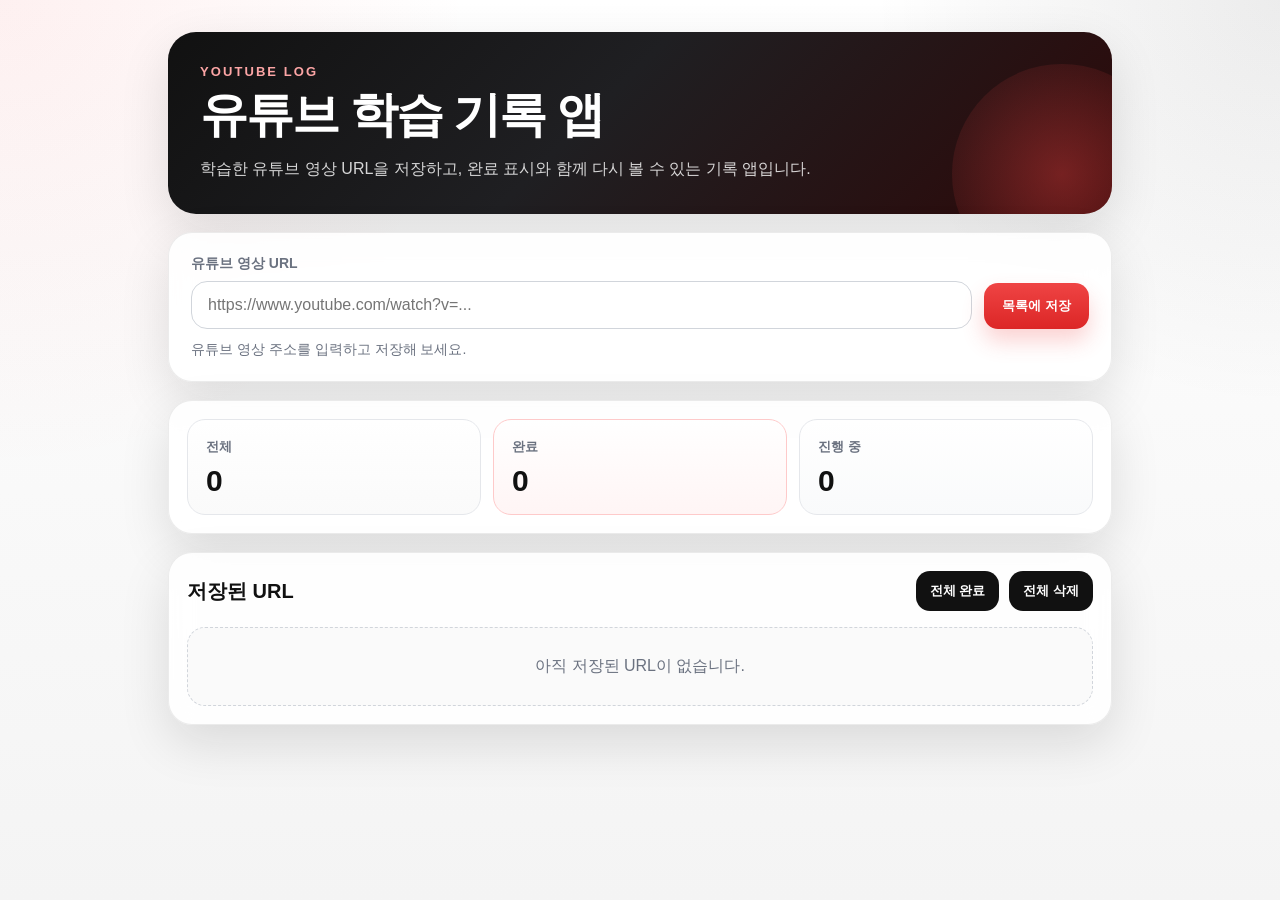
<file: Day02/youtube_log/index.html>
<!DOCTYPE html>
<html lang="ko">
<head>
  <meta charset="UTF-8" />
  <meta name="viewport" content="width=device-width, initial-scale=1.0" />
  <title>유튜브 학습 기록 앱</title>
  <link rel="icon" type="image/svg+xml" href="./favicon.svg" />
  <link rel="stylesheet" href="./style.css" />
</head>
<body>
  <main class="app-shell">
    <section class="hero">
      <p class="eyebrow">Youtube Log</p>
      <h1>유튜브 학습 기록 앱</h1>
      <p class="lead">
        학습한 유튜브 영상 URL을 저장하고, 완료 표시와 함께 다시 볼 수 있는 기록 앱입니다.
      </p>
    </section>

    <section class="composer" aria-label="URL 입력">
      <form id="logForm" class="log-form">
        <label class="field">
          <span class="field-label">유튜브 영상 URL</span>
          <input
            id="urlInput"
            type="url"
            inputmode="url"
            placeholder="https://www.youtube.com/watch?v=..."
            autocomplete="off"
            spellcheck="false"
            required
          />
        </label>
        <button class="primary-btn" type="submit">목록에 저장</button>
      </form>
      <p class="hint" id="hintText">유튜브 영상 주소를 입력하고 저장해 보세요.</p>
    </section>

    <section class="stats" aria-label="기록 현황">
      <div class="stat-card">
        <span class="stat-label">전체</span>
        <strong id="totalCount">0</strong>
      </div>
      <div class="stat-card done">
        <span class="stat-label">완료</span>
        <strong id="doneCount">0</strong>
      </div>
      <div class="stat-card pending">
        <span class="stat-label">진행 중</span>
        <strong id="pendingCount">0</strong>
      </div>
    </section>

    <section class="list-section" aria-label="저장된 영상 목록">
      <div class="list-header">
        <h2>저장된 URL</h2>
        <div class="list-actions">
          <button class="ghost-btn" id="completeAllButton" type="button">전체 완료</button>
          <button class="ghost-btn" id="clearAllButton" type="button">전체 삭제</button>
        </div>
      </div>

      <div id="emptyState" class="empty-state">
        아직 저장된 URL이 없습니다.
      </div>

      <ul id="logList" class="log-list"></ul>
    </section>
  </main>

  <div class="modal-overlay hidden" id="deleteModal" aria-hidden="true">
    <div class="modal" role="dialog" aria-modal="true" aria-labelledby="deleteModalTitle">
      <h2 id="deleteModalTitle">정말로 삭제하시겠습니까?</h2>
      <p>저장된 모든 URL이 삭제됩니다.</p>
      <div class="modal-actions">
        <button class="modal-btn cancel" id="deleteCancelButton" type="button">취소</button>
        <button class="modal-btn confirm" id="deleteConfirmButton" type="button">확인</button>
      </div>
    </div>
  </div>

  <script src="./script.js"></script>
</body>
</html>
</file>
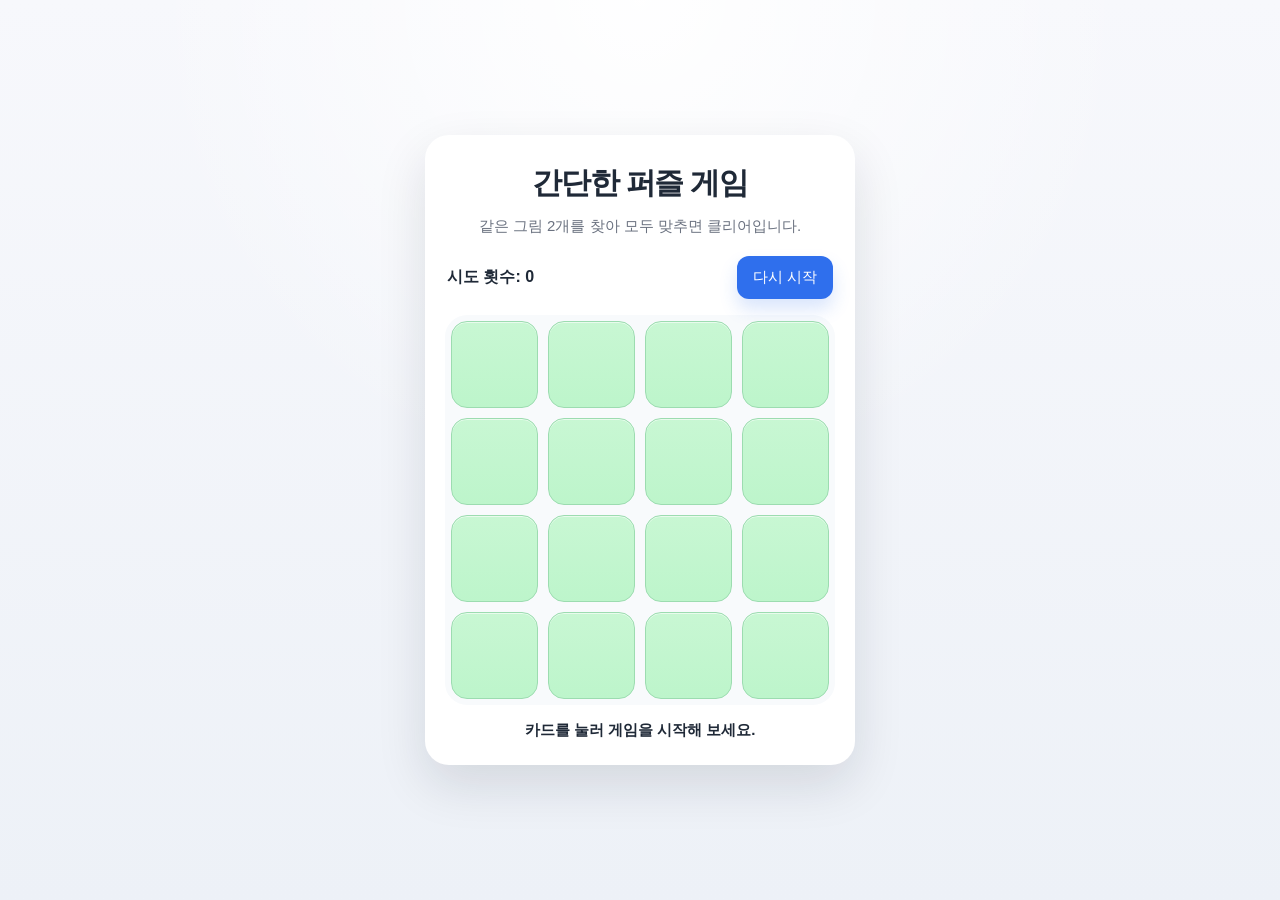
<file: Day01/puzzle_game/index_bk.html>
<!DOCTYPE html>
<html lang="ko">
<head>
  <meta charset="UTF-8" />
  <meta name="viewport" content="width=device-width, initial-scale=1.0" />
  <title>간단한 퍼즐 게임</title>
  <style>
    :root {
      --bg: #f3f5f9;
      --card-bg: #ffffff;
      --board-bg: #f8fafc;
      --tile: #bdf5cb;
      --tile-border: #9cdcb0;
      --text: #1f2937;
      --subtext: #6b7280;
      --primary: #2f6fed;
      --primary-dark: #2159c8;
      --success: #1f9d55;
      --shadow: 0 20px 50px rgba(15, 23, 42, 0.12);
    }

    * {
      box-sizing: border-box;
    }

    body {
      margin: 0;
      min-height: 100vh;
      font-family: Arial, Helvetica, sans-serif;
      color: var(--text);
      background:
        radial-gradient(circle at top, rgba(255, 255, 255, 0.95), transparent 45%),
        linear-gradient(180deg, #f7f8fc 0%, #edf1f7 100%);
      display: flex;
      justify-content: center;
      align-items: center;
      padding: 16px;
    }

    .app {
      width: min(100%, 430px);
      background: var(--card-bg);
      border-radius: 24px;
      box-shadow: var(--shadow);
      padding: 28px 20px 22px;
    }

    .header {
      text-align: center;
      margin-bottom: 18px;
    }

    h1 {
      margin: 0;
      font-size: 30px;
      letter-spacing: -0.04em;
    }

    .subtitle {
      margin: 10px 0 0;
      color: var(--subtext);
      font-size: 15px;
      line-height: 1.6;
    }

    .topbar {
      display: flex;
      align-items: center;
      justify-content: space-between;
      gap: 12px;
      margin: 18px 2px 16px;
      flex-wrap: wrap;
    }

    .attempts {
      font-size: 16px;
      font-weight: 700;
    }

    .restart {
      border: none;
      border-radius: 12px;
      background: var(--primary);
      color: #fff;
      padding: 12px 16px;
      font-size: 15px;
      cursor: pointer;
      transition: transform 0.15s ease, background 0.15s ease;
      box-shadow: 0 10px 18px rgba(47, 111, 237, 0.18);
    }

    .restart:hover {
      background: var(--primary-dark);
      transform: translateY(-1px);
    }

    .board {
      display: grid;
      grid-template-columns: repeat(4, 1fr);
      gap: 10px;
      background: var(--board-bg);
      padding: 6px;
      border-radius: 22px;
    }

    .tile {
      aspect-ratio: 1;
      border: 1px solid var(--tile-border);
      border-radius: 16px;
      background: linear-gradient(180deg, #c8f7d3 0%, var(--tile) 100%);
      display: grid;
      place-items: center;
      font-size: 30px;
      cursor: pointer;
      transition: transform 0.15s ease, box-shadow 0.15s ease, background 0.15s ease;
      box-shadow: inset 0 1px 0 rgba(255, 255, 255, 0.6);
      user-select: none;
    }

    .tile:hover {
      transform: translateY(-2px);
      box-shadow: 0 10px 18px rgba(31, 157, 85, 0.12);
    }

    .tile.revealed,
    .tile.matched {
      background: #e8fbef;
      cursor: default;
    }

    .tile.matched {
      border-color: #8dd9a5;
    }

    .tile span {
      display: none;
    }

    .tile.revealed span,
    .tile.matched span {
      display: block;
    }

    .tile.revealed {
      animation: pop 0.18s ease;
    }

    .message {
      margin: 16px 6px 0;
      text-align: center;
      font-size: 15px;
      font-weight: 700;
      color: var(--text);
      min-height: 22px;
    }

    .message.success {
      color: var(--success);
    }

    @keyframes pop {
      from {
        transform: scale(0.96);
      }
      to {
        transform: scale(1);
      }
    }

    @media (max-width: 420px) {
      .app {
        padding: 22px 14px 18px;
      }

      h1 {
        font-size: 26px;
      }

      .tile {
        font-size: 26px;
      }
    }
  </style>
</head>
<body>
  <main class="app">
    <header class="header">
      <h1>간단한 퍼즐 게임</h1>
      <p class="subtitle">같은 그림 2개를 찾아 모두 맞추면 클리어입니다.</p>
    </header>

    <section class="topbar" aria-label="게임 정보">
      <div class="attempts">시도 횟수: <span id="attemptCount">0</span></div>
      <button class="restart" id="restartBtn" type="button">다시 시작</button>
    </section>

    <section class="board" id="board" aria-label="퍼즐 보드"></section>

    <p class="message" id="message">카드를 눌러 게임을 시작해 보세요.</p>
  </main>

  <script>
    // 퍼즐 카드에 사용할 그림들입니다.
    const card_values = ["🍇", "🍓", "🥝", "🍎", "🍉", "🍑", "🍒", "🍍"];

    // 화면 요소를 미리 가져와 두면 나중에 반복해서 찾지 않아도 됩니다.
    const board_el = document.getElementById("board");
    const attempt_count_el = document.getElementById("attemptCount");
    const restart_btn_el = document.getElementById("restartBtn");
    const message_el = document.getElementById("message");

    // 게임 상태를 담는 변수들입니다.
    let card_list = [];
    let first_selected_card = null;
    let second_selected_card = null;
    let is_board_locked = false;
    let attempt_count = 0;
    let matched_pair_count = 0;

    // 배열의 순서를 무작위로 섞는 함수입니다.
    // 같은 카드가 항상 같은 위치에 나오지 않도록 도와줍니다.
    function shuffle_array(array) {
      const copied_array = [...array];

      // 뒤에서부터 하나씩 위치를 바꿔 주는 Fisher-Yates 방식입니다.
      for (let current_index = copied_array.length - 1; current_index > 0; current_index -= 1) {
        const random_index = Math.floor(Math.random() * (current_index + 1));
        [copied_array[current_index], copied_array[random_index]] = [copied_array[random_index], copied_array[current_index]];
      }

      return copied_array;
    }

    // 화면 아래 안내 문구를 바꿉니다.
    function set_message(text, is_success = false) {
      message_el.textContent = text;
      message_el.className = is_success ? "message success" : "message";
    }

    // 시도 횟수 숫자를 화면에 반영합니다.
    function update_attempt_count() {
      attempt_count_el.textContent = String(attempt_count);
    }

    // 카드 8개를 2장씩 복제해서 총 16장으로 만듭니다.
    // 카드 하나는 id, 그림, 공개 여부, 매칭 여부를 가집니다.
    function create_card_list() {
      const shuffled_values = shuffle_array([...card_values, ...card_values]);

      card_list = shuffled_values.map((value, index) => {
        return {
          id: index,
          value,
          revealed: false,
          matched: false,
        };
      });
    }

    // 카드 상태를 보고 보드를 다시 그립니다.
    // revealed 또는 matched 상태인 카드만 그림이 보입니다.
    function render_board() {
      board_el.innerHTML = "";

      card_list.forEach((card) => {
        const card_button = create_card_button(card);
        board_el.appendChild(card_button);
      });
    }

    // 카드 한 장을 화면에 그릴 버튼 요소로 만듭니다.
    function create_card_button(card) {
      const card_button = document.createElement("button");
      card_button.type = "button";
      card_button.className = "tile";
      card_button.dataset.id = String(card.id);
      card_button.setAttribute("aria-label", "숨겨진 카드");

      apply_card_state(card_button, card);
      card_button.innerHTML = `<span>${card.value}</span>`;

      return card_button;
    }

    // 카드 상태에 따라 버튼 모양과 접근성 라벨을 바꿉니다.
    function apply_card_state(card_button, card) {
      if (card.revealed) {
        card_button.classList.add("revealed");
        card_button.setAttribute("aria-label", `열린 카드 ${card.value}`);
      }

      if (card.matched) {
        card_button.classList.add("matched");
        card_button.setAttribute("aria-label", `맞춘 카드 ${card.value}`);
      }
    }

    // 선택한 두 카드를 비우고 다음 입력을 받을 준비를 합니다.
    function reset_selection() {
      first_selected_card = null;
      second_selected_card = null;
      is_board_locked = false;
    }

    // 모든 카드 쌍을 맞췄는지 확인합니다.
    // 다 맞췄다면 클리어 메시지를 보여줍니다.
    function check_clear() {
      if (matched_pair_count === card_values.length) {
        set_message(`축하합니다! ${attempt_count}번 만에 모두 맞췄습니다.`, true);
      }
    }

    // 두 카드가 서로 다를 때의 처리입니다.
    // 잠시 보여준 뒤 다시 뒤집어 사용자가 기억할 시간을 줍니다.
    function handle_mismatch() {
      setTimeout(() => {
        hide_selected_cards();
        render_board();
        reset_selection();
        set_message("다시 한 번 맞춰 보세요.");
      }, 700);
    }

    // 두 카드가 서로 다를 때 다시 감추는 처리입니다.
    function hide_selected_cards() {
      first_selected_card.revealed = false;
      second_selected_card.revealed = false;
    }

    // 두 카드가 같을 때의 처리입니다.
    // 맞춘 카드는 계속 보이도록 고정하고, 매칭 개수를 올립니다.
    function handle_match() {
      mark_selected_cards_as_matched();
      matched_pair_count += 1;
      render_board();
      reset_selection();
      set_message("정답입니다!");
      check_clear();
    }

    // 선택한 두 카드를 맞춘 상태로 바꿉니다.
    function mark_selected_cards_as_matched() {
      first_selected_card.matched = true;
      second_selected_card.matched = true;
    }

    // 카드 id를 이용해 실제 카드 데이터를 찾습니다.
    function find_card_by_id(card_id) {
      return card_list.find((card) => card.id === card_id);
    }

    // 카드가 클릭 가능한 상태인지 확인합니다.
    // 이미 열렸거나 맞춘 카드는 다시 선택할 수 없습니다.
    function is_card_selectable(card) {
      return Boolean(card) && !card.revealed && !card.matched;
    }

    // 사용자가 카드를 클릭했을 때 실행되는 메인 로직입니다.
    function handle_card_click(card_id) {
      if (is_board_locked) {
        return;
      }

      const clicked_card = find_card_by_id(card_id);

      if (!is_card_selectable(clicked_card)) {
        return;
      }

      reveal_card(clicked_card);
      render_board();

      if (!first_selected_card) {
        first_selected_card = clicked_card;
        set_message("두 번째 카드를 골라보세요.");
        return;
      }

      second_selected_card = clicked_card;
      increase_attempt_count();
      is_board_locked = true;

      if (first_selected_card.value === second_selected_card.value) {
        handle_match();
        return;
      }

      set_message("틀렸습니다. 잠시 뒤 다시 뒤집힙니다.");
      handle_mismatch();
    }

    // 카드를 펼치는 작은 함수입니다.
    function reveal_card(card) {
      card.revealed = true;
    }

    // 시도 횟수를 1 올리고 화면도 갱신합니다.
    function increase_attempt_count() {
      attempt_count += 1;
      update_attempt_count();
    }

    // 새 게임을 시작할 때 모든 상태를 초기화합니다.
    function start_game() {
      attempt_count = 0;
      matched_pair_count = 0;
      update_attempt_count();
      set_message("카드를 눌러 게임을 시작해 보세요.");
      create_card_list();
      reset_selection();
      render_board();
    }

    // 보드 전체에서 클릭을 한 번에 처리합니다.
    board_el.addEventListener("click", (event) => {
      const tile_button = event.target.closest(".tile");

      if (!tile_button) {
        return;
      }

      handle_card_click(Number(tile_button.dataset.id));
    });

    // 다시 시작 버튼을 누르면 새 게임을 시작합니다.
    restart_btn_el.addEventListener("click", start_game);

    // 처음 화면이 열리면 바로 게임을 준비합니다.
    start_game();
  </script>
</body>
</html>
</file>
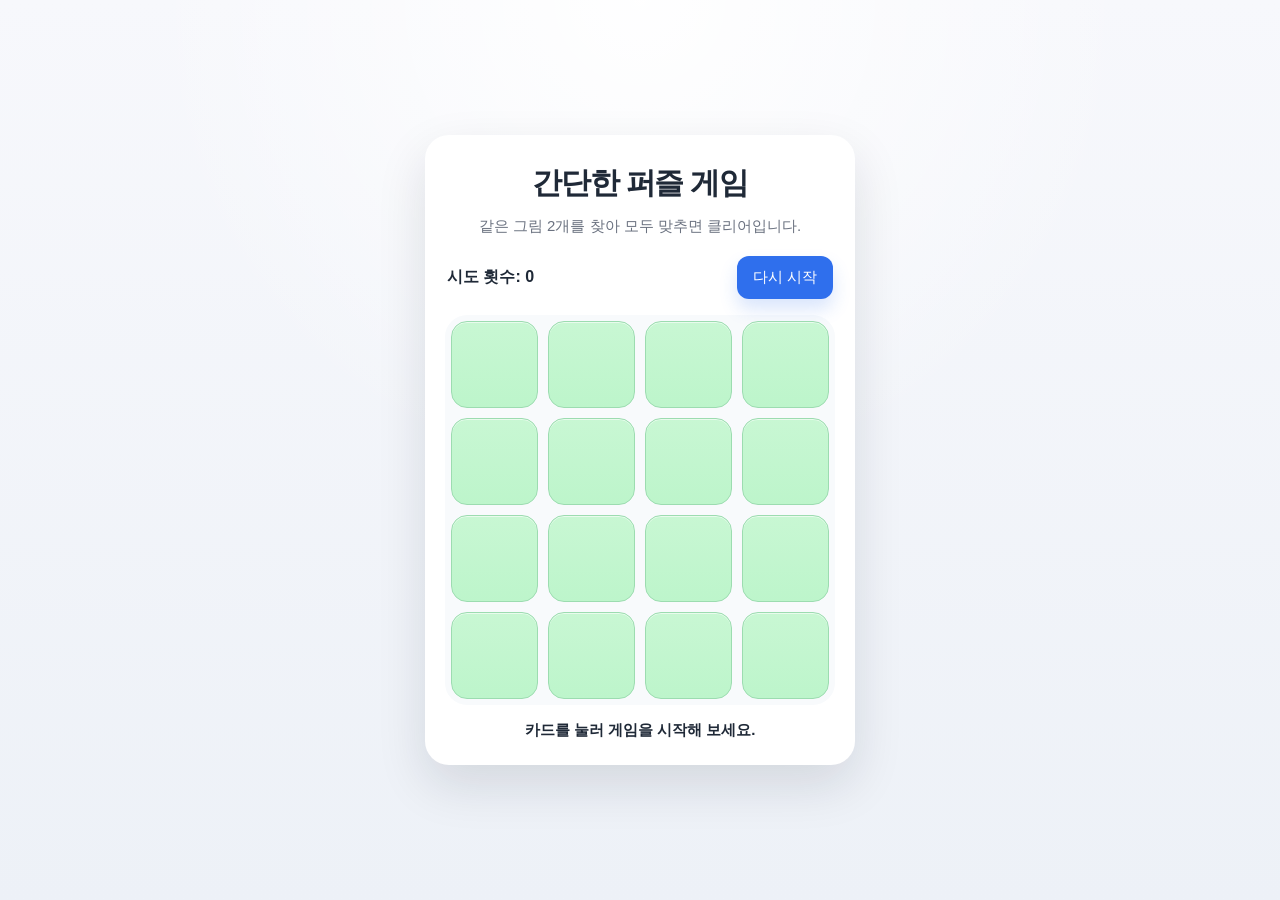
<file: Day01/puzzle_game/index_origin.html>
<!DOCTYPE html>
<html lang="ko">
<head>
  <meta charset="UTF-8" />
  <meta name="viewport" content="width=device-width, initial-scale=1.0" />
  <title>간단한 퍼즐 게임</title>
  <style>
    :root {
      --bg: #f3f5f9;
      --card-bg: #ffffff;
      --board-bg: #f8fafc;
      --tile: #bdf5cb;
      --tile-border: #9cdcb0;
      --text: #1f2937;
      --subtext: #6b7280;
      --primary: #2f6fed;
      --primary-dark: #2159c8;
      --success: #1f9d55;
      --shadow: 0 20px 50px rgba(15, 23, 42, 0.12);
    }

    * {
      box-sizing: border-box;
    }

    body {
      margin: 0;
      min-height: 100vh;
      font-family: Arial, Helvetica, sans-serif;
      color: var(--text);
      background:
        radial-gradient(circle at top, rgba(255, 255, 255, 0.95), transparent 45%),
        linear-gradient(180deg, #f7f8fc 0%, #edf1f7 100%);
      display: flex;
      justify-content: center;
      align-items: center;
      padding: 16px;
    }

    .app {
      width: min(100%, 430px);
      background: var(--card-bg);
      border-radius: 24px;
      box-shadow: var(--shadow);
      padding: 28px 20px 22px;
    }

    .header {
      text-align: center;
      margin-bottom: 18px;
    }

    h1 {
      margin: 0;
      font-size: 30px;
      letter-spacing: -0.04em;
    }

    .subtitle {
      margin: 10px 0 0;
      color: var(--subtext);
      font-size: 15px;
      line-height: 1.6;
    }

    .topbar {
      display: flex;
      align-items: center;
      justify-content: space-between;
      gap: 12px;
      margin: 18px 2px 16px;
      flex-wrap: wrap;
    }

    .attempts {
      font-size: 16px;
      font-weight: 700;
    }

    .restart {
      border: none;
      border-radius: 12px;
      background: var(--primary);
      color: #fff;
      padding: 12px 16px;
      font-size: 15px;
      cursor: pointer;
      transition: transform 0.15s ease, background 0.15s ease;
      box-shadow: 0 10px 18px rgba(47, 111, 237, 0.18);
    }

    .restart:hover {
      background: var(--primary-dark);
      transform: translateY(-1px);
    }

    .board {
      display: grid;
      grid-template-columns: repeat(4, 1fr);
      gap: 10px;
      background: var(--board-bg);
      padding: 6px;
      border-radius: 22px;
    }

    .tile {
      aspect-ratio: 1;
      border: 1px solid var(--tile-border);
      border-radius: 16px;
      background: linear-gradient(180deg, #c8f7d3 0%, var(--tile) 100%);
      display: grid;
      place-items: center;
      font-size: 30px;
      cursor: pointer;
      transition: transform 0.15s ease, box-shadow 0.15s ease, background 0.15s ease;
      box-shadow: inset 0 1px 0 rgba(255, 255, 255, 0.6);
      user-select: none;
    }

    .tile:hover {
      transform: translateY(-2px);
      box-shadow: 0 10px 18px rgba(31, 157, 85, 0.12);
    }

    .tile.revealed,
    .tile.matched {
      background: #e8fbef;
      cursor: default;
    }

    .tile.matched {
      border-color: #8dd9a5;
    }

    .tile span {
      display: none;
    }

    .tile.revealed span,
    .tile.matched span {
      display: block;
    }

    .tile.revealed {
      animation: pop 0.18s ease;
    }

    .message {
      margin: 16px 6px 0;
      text-align: center;
      font-size: 15px;
      font-weight: 700;
      color: var(--text);
      min-height: 22px;
    }

    .message.success {
      color: var(--success);
    }

    @keyframes pop {
      from {
        transform: scale(0.96);
      }
      to {
        transform: scale(1);
      }
    }

    @media (max-width: 420px) {
      .app {
        padding: 22px 14px 18px;
      }

      h1 {
        font-size: 26px;
      }

      .tile {
        font-size: 26px;
      }
    }
  </style>
</head>
<body>
  <main class="app">
    <header class="header">
      <h1>간단한 퍼즐 게임</h1>
      <p class="subtitle">같은 그림 2개를 찾아 모두 맞추면 클리어입니다.</p>
    </header>

    <section class="topbar" aria-label="게임 정보">
      <div class="attempts">시도 횟수: <span id="attemptCount">0</span></div>
      <button class="restart" id="restartBtn" type="button">다시 시작</button>
    </section>

    <section class="board" id="board" aria-label="퍼즐 보드"></section>

    <p class="message" id="message">카드를 눌러 게임을 시작해 보세요.</p>
  </main>

  <script>
    // 퍼즐 카드에 사용할 그림들입니다.
    const CARD_VALUES = ["🍇", "🍓", "🥝", "🍎", "🍉", "🍑", "🍒", "🍍"];

    const board = document.getElementById("board");
    const attemptCount = document.getElementById("attemptCount");
    const restartBtn = document.getElementById("restartBtn");
    const message = document.getElementById("message");

    let cards = [];
    let firstCard = null;
    let secondCard = null;
    let lockBoard = false;
    let attempts = 0;
    let matchedPairs = 0;

    // 배열의 순서를 무작위로 섞는 함수입니다.
    // 같은 카드들이 항상 같은 위치에 나오지 않도록 하기 위해 사용합니다.
    function shuffle(array) {
      const result = [...array];

      // 뒤에서부터 하나씩 고르면서 자리 바꾸기를 반복합니다.
      // 이렇게 하면 배열을 공정하게 섞을 수 있습니다.
      for (let i = result.length - 1; i > 0; i -= 1) {
        const j = Math.floor(Math.random() * (i + 1));
        [result[i], result[j]] = [result[j], result[i]];
      }

      return result;
    }

    function setMessage(text, isSuccess = false) {
      message.textContent = text;
      message.className = isSuccess ? "message success" : "message";
    }

    // 화면에 표시되는 시도 횟수를 갱신합니다.
    function updateAttemptCount() {
      attemptCount.textContent = String(attempts);
    }

    // 카드 8개를 2장씩 복제해서 총 16장으로 만들고 섞습니다.
    // 각 카드에는 id, 그림, 공개 여부, 매칭 여부가 들어갑니다.
    function createCards() {
      const shuffled = shuffle([...CARD_VALUES, ...CARD_VALUES]);
      cards = shuffled.map((value, index) => ({
        id: index,
        value,
        revealed: false,
        matched: false,
      }));
    }

    // 현재 카드 상태를 보고 보드를 다시 그립니다.
    // revealed 또는 matched 상태인 카드만 그림이 보입니다.
    function renderBoard() {
      board.innerHTML = "";

      cards.forEach((card) => {
        const button = document.createElement("button");
        button.type = "button";
        button.className = "tile";
        button.dataset.id = String(card.id);
        button.setAttribute("aria-label", "숨겨진 카드");

        if (card.revealed) {
          button.classList.add("revealed");
          button.setAttribute("aria-label", `열린 카드 ${card.value}`);
        }

        if (card.matched) {
          button.classList.add("matched");
          button.setAttribute("aria-label", `맞춘 카드 ${card.value}`);
        }

        button.innerHTML = `<span>${card.value}</span>`;
        board.appendChild(button);
      });
    }

    // 카드 2장을 고른 뒤에는 선택 정보를 초기화합니다.
    // 다음 클릭을 자연스럽게 받기 위해 사용합니다.
    function resetSelection() {
      firstCard = null;
      secondCard = null;
      lockBoard = false;
    }

    // 모든 카드 쌍을 맞췄는지 확인합니다.
    // 다 맞췄다면 클리어 메시지를 보여줍니다.
    function checkClear() {
      if (matchedPairs === CARD_VALUES.length) {
        setMessage(`축하합니다! ${attempts}번 만에 모두 맞췄습니다.`, true);
      }
    }

    // 카드가 다르다면 잠깐 보여준 뒤 다시 뒤집습니다.
    // 사용자가 어떤 카드였는지 기억할 시간을 줍니다.
    function handleMismatch() {
      setTimeout(() => {
        firstCard.revealed = false;
        secondCard.revealed = false;
        renderBoard();
        resetSelection();
        setMessage("다시 한 번 맞춰 보세요.");
      }, 700);
    }

    // 같은 카드 2장을 찾았을 때 처리합니다.
    // 둘 다 matched 상태로 바꾸고 매칭 개수를 올립니다.
    function handleMatch() {
      firstCard.matched = true;
      secondCard.matched = true;
      matchedPairs += 1;
      renderBoard();
      resetSelection();
      setMessage("정답입니다!");
      checkClear();
    }

    // 사용자가 카드를 클릭했을 때 실행되는 메인 로직입니다.
    // 이미 열렸거나 맞춘 카드는 다시 선택할 수 없습니다.
    function handleCardClick(cardId) {
      if (lockBoard) {
        return;
      }

      const clickedCard = cards.find((card) => card.id === cardId);

      if (!clickedCard || clickedCard.revealed || clickedCard.matched) {
        return;
      }

      clickedCard.revealed = true;
      renderBoard();

      if (!firstCard) {
        firstCard = clickedCard;
        setMessage("두 번째 카드를 골라보세요.");
        return;
      }

      secondCard = clickedCard;
      attempts += 1;
      updateAttemptCount();
      lockBoard = true;

      if (firstCard.value === secondCard.value) {
        handleMatch();
        return;
      }

      setMessage("틀렸습니다. 잠시 뒤 다시 뒤집힙니다.");
      handleMismatch();
    }

    // 새 게임을 시작할 때 모든 상태를 초기화합니다.
    function startGame() {
      attempts = 0;
      matchedPairs = 0;
      updateAttemptCount();
      setMessage("카드를 눌러 게임을 시작해 보세요.");
      createCards();
      resetSelection();
      renderBoard();
    }

    board.addEventListener("click", (event) => {
      const tile = event.target.closest(".tile");

      if (!tile) {
        return;
      }

      handleCardClick(Number(tile.dataset.id));
    });

    restartBtn.addEventListener("click", startGame);

    // 처음 화면이 열리면 바로 게임을 준비합니다.
    startGame();
  </script>
</body>
</html>
</file>
<file: Day02/puzzle_game_new/style.css>
:root {
  --bg: #f4f6fb;
  --card: #ffffff;
  --text: #1f2937;
  --muted: #6b7280;
  --board: #b9f2c6;
  --board-border: #9be7af;
  --accent: #2f6fed;
  --accent-hover: #2459c9;
  --shadow: 0 14px 40px rgba(15, 23, 42, 0.12);
}

* {
  box-sizing: border-box;
}

body {
  margin: 0;
  min-height: 100vh;
  display: grid;
  place-items: center;
  padding: 18px;
  color: var(--text);
  font-family: Arial, Helvetica, sans-serif;
  background:
    radial-gradient(circle at top, rgba(255, 255, 255, 0.95), transparent 36%),
    linear-gradient(180deg, #eff3fb 0%, #f6f8fc 100%);
}

.app {
  position: relative;
  width: min(100%, 430px);
  background: var(--card);
  border-radius: 22px;
  box-shadow: var(--shadow);
  padding: 28px 22px 20px;
  overflow: hidden;
}

.screen-overlay {
  position: absolute;
  inset: 0;
  z-index: 20;
  display: flex;
  align-items: center;
  justify-content: center;
  padding: 20px;
  background: linear-gradient(180deg, rgba(255, 255, 255, 0.92), rgba(239, 243, 251, 0.96));
  backdrop-filter: blur(8px);
}

.screen-overlay.hidden {
  display: none;
}

.screen-card {
  width: 100%;
  max-width: 340px;
  text-align: center;
  border-radius: 22px;
  padding: 28px 24px;
  background: linear-gradient(180deg, rgba(255, 255, 255, 0.98), rgba(245, 248, 253, 0.98));
  border: 1px solid rgba(148, 163, 184, 0.28);
  box-shadow: 0 16px 40px rgba(15, 23, 42, 0.16);
}

.screen-kicker {
  margin: 0 0 10px;
  font-size: 13px;
  font-weight: 800;
  letter-spacing: 0.12em;
  color: var(--accent);
  text-transform: uppercase;
}

.screen-title {
  margin: 0;
  font-size: 30px;
  line-height: 1.15;
  letter-spacing: -0.03em;
  font-weight: 800;
}

.screen-text {
  margin: 12px 0 22px;
  color: var(--muted);
  font-size: 15px;
  line-height: 1.6;
}

.screen-actions {
  display: flex;
  justify-content: center;
}

.screen-button {
  border: 0;
  border-radius: 16px;
  padding: 14px 20px;
  font-size: 16px;
  font-weight: 800;
  color: #ffffff;
  background: linear-gradient(180deg, #22c55e 0%, #16a34a 100%);
  cursor: pointer;
  box-shadow: 0 10px 20px rgba(34, 197, 94, 0.22);
  transition: transform 0.15s ease, filter 0.15s ease;
}

.screen-button:hover {
  filter: brightness(1.02);
  transform: translateY(-1px);
}

.screen-button.secondary {
  background: linear-gradient(180deg, #2f6fed 0%, #2459c9 100%);
  box-shadow: 0 10px 20px rgba(47, 111, 237, 0.22);
}

.title {
  margin: 0;
  text-align: center;
  font-size: 30px;
  line-height: 1.2;
  letter-spacing: -0.03em;
  font-weight: 800;
}

.subtitle {
  margin: 10px 0 22px;
  text-align: center;
  color: var(--muted);
  font-size: 16px;
  line-height: 1.5;
}

.toolbar {
  display: flex;
  align-items: center;
  justify-content: space-between;
  gap: 12px;
  margin-bottom: 14px;
  flex-wrap: wrap;
}

.attempts {
  font-size: 18px;
  font-weight: 700;
}

.timer {
  font-size: 18px;
  font-weight: 700;
  color: #b91c1c;
}

.timer.warning {
  color: #d97706;
}

.level-control {
  display: inline-flex;
  align-items: center;
  gap: 8px;
  font-size: 14px;
  font-weight: 700;
  color: var(--muted);
}

.level-select {
  border: 1px solid #cbd5e1;
  border-radius: 12px;
  background: #ffffff;
  color: var(--text);
  font-size: 14px;
  padding: 10px 12px;
  min-width: 120px;
  outline: none;
  box-shadow: inset 0 1px 0 rgba(255, 255, 255, 0.5);
}

.level-select:focus {
  border-color: var(--accent);
  box-shadow: 0 0 0 3px rgba(47, 111, 237, 0.12);
}

.action_buttons {
  display: flex;
  gap: 10px;
  align-items: center;
  flex-wrap: wrap;
}

.start {
  border: 0;
  background: #22c55e;
  color: white;
  font-size: 15px;
  font-weight: 700;
  padding: 12px 18px;
  border-radius: 14px;
  cursor: pointer;
  transition: background 0.2s ease, transform 0.15s ease;
  box-shadow: 0 8px 18px rgba(34, 197, 94, 0.18);
}

.start:hover {
  background: #16a34a;
}

.start:active {
  transform: translateY(1px);
}

.restart {
  border: 0;
  background: var(--accent);
  color: white;
  font-size: 15px;
  font-weight: 700;
  padding: 12px 18px;
  border-radius: 14px;
  cursor: pointer;
  transition: background 0.2s ease, transform 0.15s ease;
  box-shadow: 0 8px 18px rgba(47, 111, 237, 0.18);
}

.restart:hover {
  background: var(--accent-hover);
}

.restart:active {
  transform: translateY(1px);
}

.board {
  display: grid;
  grid-template-columns: repeat(var(--board-size, 4), 1fr);
  gap: 8px;
  margin: 8px 0 18px;
}

.board.previewing {
  pointer-events: none;
}

.board.inactive {
  pointer-events: none;
}

.card {
  aspect-ratio: 1 / 1;
  border: 1px solid var(--board-border);
  border-radius: 16px;
  background: linear-gradient(180deg, #bdf5cc 0%, #abefbf 100%);
  display: grid;
  place-items: center;
  font-size: 28px;
  cursor: pointer;
  user-select: none;
  position: relative;
  overflow: hidden;
  box-shadow: inset 0 1px 0 rgba(255, 255, 255, 0.35);
  transition: transform 0.15s ease, filter 0.2s ease, background 0.2s ease;
}

.board.inactive .card {
  background: linear-gradient(180deg, #e5e7eb 0%, #d1d5db 100%);
  border-color: #cbd5e1;
  filter: grayscale(1) saturate(0.2);
  cursor: default;
  box-shadow: inset 0 1px 0 rgba(255, 255, 255, 0.45);
}

.card.blank {
  background: linear-gradient(180deg, #edf2f7 0%, #e2e8f0 100%);
  border-style: dashed;
  border-color: #cbd5e1;
  cursor: default;
  box-shadow: none;
}

.card.blank:hover,
.board.inactive .card.blank:hover {
  transform: none;
  filter: none;
}

.card:hover {
  transform: translateY(-1px);
  filter: brightness(1.01);
}

.board.inactive .card:hover {
  transform: none;
  filter: grayscale(1) saturate(0.2);
}

.card:disabled {
  cursor: default;
}

.card .emoji {
  opacity: 0;
  transform: scale(0.85);
  transition: opacity 0.2s ease, transform 0.2s ease;
}

.card.flipped,
.card.matched {
  background: linear-gradient(180deg, #d4f8dd 0%, #bdf5cc 100%);
}

.board.inactive .card.flipped,
.board.inactive .card.matched {
  background: linear-gradient(180deg, #e5e7eb 0%, #d1d5db 100%);
}

.card.previewing {
  transform: translateY(-4px) scale(1.02);
  filter: brightness(1.02);
}

.card.flipped .emoji,
.card.matched .emoji {
  opacity: 1;
  transform: scale(1);
}

.card.matched {
  box-shadow: inset 0 0 0 1px rgba(47, 111, 237, 0.08);
}

.board.inactive .card .emoji {
  opacity: 0 !important;
  transform: scale(0.85);
}

.message {
  min-height: 28px;
  text-align: center;
  font-weight: 700;
  font-size: 16px;
  line-height: 1.4;
  color: #1f2937;
}

.message.done {
  color: #1f6b34;
}

@media (max-width: 420px) {
  .app {
    padding: 22px 16px 18px;
    border-radius: 18px;
  }

  .title {
    font-size: 26px;
  }

  .subtitle {
    font-size: 14px;
  }

  .attempts {
    font-size: 16px;
  }

  .timer {
    font-size: 16px;
  }

  .level-control {
    width: 100%;
    justify-content: space-between;
  }

  .level-select {
    min-width: 0;
    flex: 1;
  }

  .restart {
    padding: 10px 14px;
  }

  .start {
    padding: 10px 14px;
  }
}
</file>
<file: Day02/youtube_log/style.css>
:root {
  --bg: #f5f5f5;
  --panel: #ffffff;
  --text: #111111;
  --muted: #6b7280;
  --line: #e5e7eb;
  --red: #ef4444;
  --red-dark: #dc2626;
  --red-soft: #fee2e2;
  --black: #0f0f10;
  --shadow: 0 18px 50px rgba(15, 15, 16, 0.12);
}

* {
  box-sizing: border-box;
}

body {
  margin: 0;
  min-height: 100vh;
  font-family: Arial, Helvetica, sans-serif;
  color: var(--text);
  background:
    radial-gradient(circle at top left, rgba(239, 68, 68, 0.08), transparent 30%),
    radial-gradient(circle at top right, rgba(15, 15, 16, 0.08), transparent 26%),
    linear-gradient(180deg, #ffffff 0%, #f4f4f4 100%);
}

.app-shell {
  width: min(100%, 980px);
  margin: 0 auto;
  padding: 32px 18px 40px;
}

.hero {
  background: linear-gradient(135deg, #111111 0%, #1f1f22 45%, #2d0808 100%);
  color: #ffffff;
  border-radius: 28px;
  padding: 32px;
  box-shadow: var(--shadow);
  position: relative;
  overflow: hidden;
}

.hero::after {
  content: "";
  position: absolute;
  inset: auto -60px -70px auto;
  width: 220px;
  height: 220px;
  border-radius: 50%;
  background: radial-gradient(circle, rgba(239, 68, 68, 0.38), rgba(239, 68, 68, 0));
  pointer-events: none;
}

.eyebrow {
  margin: 0 0 10px;
  color: #fca5a5;
  font-size: 13px;
  font-weight: 800;
  letter-spacing: 0.16em;
  text-transform: uppercase;
}

.hero h1 {
  margin: 0;
  font-size: clamp(30px, 4vw, 48px);
  line-height: 1.08;
  letter-spacing: -0.04em;
}

.lead {
  margin: 14px 0 0;
  max-width: 720px;
  color: rgba(255, 255, 255, 0.82);
  font-size: 16px;
  line-height: 1.7;
}

.composer,
.list-section,
.stats {
  margin-top: 18px;
  background: rgba(255, 255, 255, 0.88);
  border: 1px solid rgba(17, 17, 17, 0.08);
  border-radius: 24px;
  box-shadow: var(--shadow);
  backdrop-filter: blur(12px);
}

.composer {
  padding: 22px;
}

.log-form {
  display: grid;
  grid-template-columns: 1fr auto;
  gap: 12px;
  align-items: end;
}

.field {
  display: grid;
  gap: 8px;
}

.field-label {
  font-size: 14px;
  font-weight: 700;
  color: var(--muted);
}

.field input {
  width: 100%;
  border: 1px solid #d1d5db;
  border-radius: 16px;
  padding: 14px 16px;
  font-size: 16px;
  outline: none;
  background: #fff;
  transition: border-color 0.15s ease, box-shadow 0.15s ease;
}

.field input:focus {
  border-color: var(--red);
  box-shadow: 0 0 0 4px rgba(239, 68, 68, 0.12);
}

.primary-btn,
.ghost-btn,
.item-btn {
  border: 0;
  border-radius: 14px;
  cursor: pointer;
  font-weight: 800;
  transition: transform 0.15s ease, filter 0.15s ease, background 0.15s ease;
}

.primary-btn {
  background: linear-gradient(180deg, var(--red) 0%, var(--red-dark) 100%);
  color: #fff;
  padding: 14px 18px;
  box-shadow: 0 12px 22px rgba(239, 68, 68, 0.24);
}

.primary-btn:hover,
.ghost-btn:hover,
.item-btn:hover {
  transform: translateY(-1px);
  filter: brightness(1.02);
}

.hint {
  margin: 12px 0 0;
  color: var(--muted);
  font-size: 14px;
}

.stats {
  display: grid;
  grid-template-columns: repeat(3, minmax(0, 1fr));
  gap: 12px;
  padding: 18px;
}

.stat-card {
  border-radius: 18px;
  padding: 18px;
  background: linear-gradient(180deg, #fff 0%, #fafafa 100%);
  border: 1px solid var(--line);
}

.stat-card.done {
  background: linear-gradient(180deg, #fff 0%, #fff5f5 100%);
  border-color: #fecaca;
}

.stat-card.pending {
  background: linear-gradient(180deg, #fff 0%, #f9fafb 100%);
}

.stat-label {
  display: block;
  margin-bottom: 10px;
  color: var(--muted);
  font-size: 13px;
  font-weight: 700;
}

.stat-card strong {
  font-size: 30px;
  line-height: 1;
}

.list-section {
  padding: 18px;
}

.list-header {
  display: flex;
  align-items: center;
  justify-content: space-between;
  gap: 12px;
  margin-bottom: 16px;
}

.list-actions {
  display: flex;
  align-items: center;
  gap: 10px;
  flex-wrap: wrap;
}

.list-header h2 {
  margin: 0;
  font-size: 20px;
}

.ghost-btn {
  background: #111111;
  color: #fff;
  padding: 11px 14px;
}

.ghost-btn.complete {
  background: linear-gradient(180deg, var(--red) 0%, var(--red-dark) 100%);
}

.modal-overlay {
  position: fixed;
  inset: 0;
  z-index: 50;
  display: grid;
  place-items: center;
  padding: 18px;
  background: rgba(15, 15, 16, 0.58);
  backdrop-filter: blur(4px);
}

.modal-overlay.hidden {
  display: none;
}

.modal {
  width: min(100%, 420px);
  border-radius: 24px;
  padding: 24px;
  background: linear-gradient(180deg, #ffffff 0%, #fafafa 100%);
  box-shadow: 0 20px 60px rgba(15, 15, 16, 0.24);
  border: 1px solid rgba(239, 68, 68, 0.16);
}

.modal h2 {
  margin: 0;
  font-size: 22px;
  letter-spacing: -0.03em;
}

.modal p {
  margin: 12px 0 0;
  color: var(--muted);
  line-height: 1.6;
}

.modal-actions {
  display: flex;
  justify-content: flex-end;
  gap: 10px;
  margin-top: 22px;
}

.modal-btn {
  border: 0;
  border-radius: 14px;
  padding: 12px 16px;
  font-weight: 800;
  cursor: pointer;
}

.modal-btn.cancel {
  background: #f3f4f6;
  color: #111111;
}

.modal-btn.confirm {
  background: linear-gradient(180deg, var(--red) 0%, var(--red-dark) 100%);
  color: #ffffff;
}

.empty-state {
  display: none;
  padding: 28px 18px;
  text-align: center;
  color: var(--muted);
  border: 1px dashed #d1d5db;
  border-radius: 18px;
  background: #fafafa;
}

.empty-state.show {
  display: block;
}

.log-list {
  list-style: none;
  padding: 0;
  margin: 0;
  display: grid;
  gap: 12px;
}

.log-item {
  position: relative;
  display: grid;
  grid-template-columns: 160px minmax(0, 1fr);
  gap: 16px;
  padding: 16px;
  border: 1px solid var(--line);
  border-radius: 18px;
  background: linear-gradient(180deg, #ffffff 0%, #fcfcfc 100%);
}

.thumbnail {
  position: relative;
  display: block;
  border-radius: 16px;
  overflow: hidden;
  background: #111111;
  aspect-ratio: 16 / 9;
  box-shadow: 0 10px 24px rgba(15, 15, 16, 0.14);
  text-decoration: none;
  isolation: isolate;
}

.thumbnail-image {
  width: 100%;
  height: 100%;
  object-fit: cover;
  display: block;
  transition: transform 0.28s ease, filter 0.28s ease;
}

.thumbnail::after {
  content: "";
  position: absolute;
  inset: 0;
  background: linear-gradient(180deg, rgba(0, 0, 0, 0.08), rgba(0, 0, 0, 0.56));
  opacity: 0;
  transition: opacity 0.22s ease;
  z-index: 1;
}

.thumbnail-overlay {
  position: absolute;
  inset: 0;
  z-index: 2;
  display: grid;
  align-content: end;
  gap: 8px;
  padding: 14px;
  color: #ffffff;
  opacity: 0;
  transform: translateY(8px);
  transition: opacity 0.22s ease, transform 0.22s ease;
  pointer-events: none;
}

.thumbnail-overlay-text {
  display: inline-flex;
  align-self: start;
  width: fit-content;
  border-radius: 999px;
  padding: 6px 10px;
  font-size: 11px;
  font-weight: 800;
  letter-spacing: 0.06em;
  text-transform: uppercase;
  background: rgba(239, 68, 68, 0.95);
}

.thumbnail-overlay-title {
  display: -webkit-box;
  -webkit-box-orient: vertical;
  -webkit-line-clamp: 2;
  overflow: hidden;
  font-size: 13px;
  line-height: 1.45;
  text-shadow: 0 2px 10px rgba(0, 0, 0, 0.5);
}

.thumbnail:hover .thumbnail-image {
  transform: scale(1.06);
  filter: saturate(1.08) contrast(1.02);
}

.thumbnail:hover::after,
.thumbnail:hover .thumbnail-overlay {
  opacity: 1;
}

.thumbnail:hover .thumbnail-overlay {
  transform: translateY(0);
}

.preview-bubble {
  position: absolute;
  top: 50%;
  left: calc(100% + 14px);
  width: min(380px, calc(100vw - 48px));
  transform: translateY(-50%) translateX(-8px);
  opacity: 0;
  visibility: hidden;
  pointer-events: none;
  z-index: 6;
  display: grid;
  gap: 10px;
  padding: 12px;
  border: 1px solid rgba(239, 68, 68, 0.22);
  border-radius: 22px;
  background: linear-gradient(180deg, #111111 0%, #1f1f22 100%);
  box-shadow: 0 18px 44px rgba(15, 15, 16, 0.22);
  transition: opacity 0.2s ease, visibility 0.2s ease, transform 0.2s ease;
}

.preview-bubble::before {
  content: "";
  position: absolute;
  top: 50%;
  left: -10px;
  width: 18px;
  height: 18px;
  transform: translateY(-50%) rotate(45deg);
  background: #111111;
  border-left: 1px solid rgba(239, 68, 68, 0.18);
  border-bottom: 1px solid rgba(239, 68, 68, 0.18);
}

.preview-bubble.show {
  opacity: 1;
  visibility: visible;
  transform: translateY(-50%) translateX(0);
  pointer-events: auto;
}

.preview-bubble-header {
  display: inline-flex;
  width: fit-content;
  border-radius: 999px;
  padding: 6px 10px;
  font-size: 11px;
  font-weight: 800;
  letter-spacing: 0.08em;
  color: #ffffff;
  background: rgba(239, 68, 68, 0.96);
}

.preview-bubble-title {
  color: #ffffff;
  font-size: 13px;
  line-height: 1.5;
  font-weight: 700;
  word-break: break-word;
}

.preview-bubble-actions {
  display: flex;
  gap: 8px;
  flex-wrap: wrap;
}

.preview-bubble-open {
  border: 0;
  border-radius: 999px;
  padding: 8px 12px;
  font-size: 12px;
  font-weight: 800;
  color: #111111;
  background: #ffffff;
  cursor: pointer;
}

.preview-bubble-open:hover {
  filter: brightness(0.96);
}

.preview-player {
  position: relative;
  aspect-ratio: 16 / 9;
  border-radius: 16px;
  overflow: hidden;
  background: #0f0f10;
}

.preview-player iframe {
  width: 100%;
  height: 100%;
  border: 0;
  display: block;
}

.preview-placeholder {
  height: 100%;
  display: grid;
  place-items: center;
  padding: 16px;
  text-align: center;
  color: rgba(255, 255, 255, 0.72);
  font-size: 13px;
  line-height: 1.5;
  background:
    radial-gradient(circle at top, rgba(239, 68, 68, 0.12), transparent 30%),
    linear-gradient(180deg, #1b1b1e 0%, #0f0f10 100%);
}

.preview-placeholder.error {
  color: #fecaca;
}

.log-content {
  min-width: 0;
  display: grid;
  gap: 14px;
}

.log-item.completed {
  border-color: #fecaca;
  background: linear-gradient(180deg, #fff 0%, #fff6f6 100%);
}

.log-top {
  display: flex;
  gap: 10px;
  justify-content: space-between;
  align-items: flex-start;
}

.log-meta {
  min-width: 0;
}

.log-title {
  margin: 0;
  font-size: 15px;
  line-height: 1.5;
  word-break: break-all;
}

.log-title.loading {
  color: var(--muted);
}

.log-url {
  display: block;
  margin-top: 6px;
  color: var(--muted);
  font-size: 13px;
  line-height: 1.5;
  word-break: break-all;
}

.badge {
  display: inline-flex;
  align-items: center;
  gap: 6px;
  border-radius: 999px;
  padding: 7px 10px;
  font-size: 12px;
  font-weight: 800;
  background: #f3f4f6;
  color: #111111;
  flex-shrink: 0;
}

.badge.done {
  background: var(--red-soft);
  color: var(--red-dark);
}

.log-actions {
  display: flex;
  flex-wrap: wrap;
  gap: 8px;
}

.item-btn {
  padding: 10px 12px;
  font-size: 13px;
}

.item-btn.open {
  background: #111111;
  color: #fff;
}

.item-btn.toggle {
  background: var(--red-soft);
  color: var(--red-dark);
}

.item-btn.delete {
  background: #f3f4f6;
  color: #111111;
}

.item-btn.toggle.completed {
  background: #111111;
  color: #fff;
}

.item-btn:active,
.primary-btn:active,
.ghost-btn:active {
  transform: translateY(0);
}

.sr-only {
  position: absolute;
  width: 1px;
  height: 1px;
  padding: 0;
  margin: -1px;
  overflow: hidden;
  clip: rect(0, 0, 0, 0);
  border: 0;
}

@media (max-width: 720px) {
  .app-shell {
    padding: 18px 14px 28px;
  }

  .hero {
    padding: 24px 20px;
    border-radius: 22px;
  }

  .log-form {
    grid-template-columns: 1fr;
  }

  .stats {
    grid-template-columns: 1fr;
  }

  .list-header {
    align-items: flex-start;
    flex-direction: column;
  }

  .log-item {
    grid-template-columns: 1fr;
  }

  .preview-bubble {
    display: none;
  }

  .preview-bubble::before {
    display: none;
  }

  .stat-card strong {
    font-size: 26px;
  }
}
</file>
